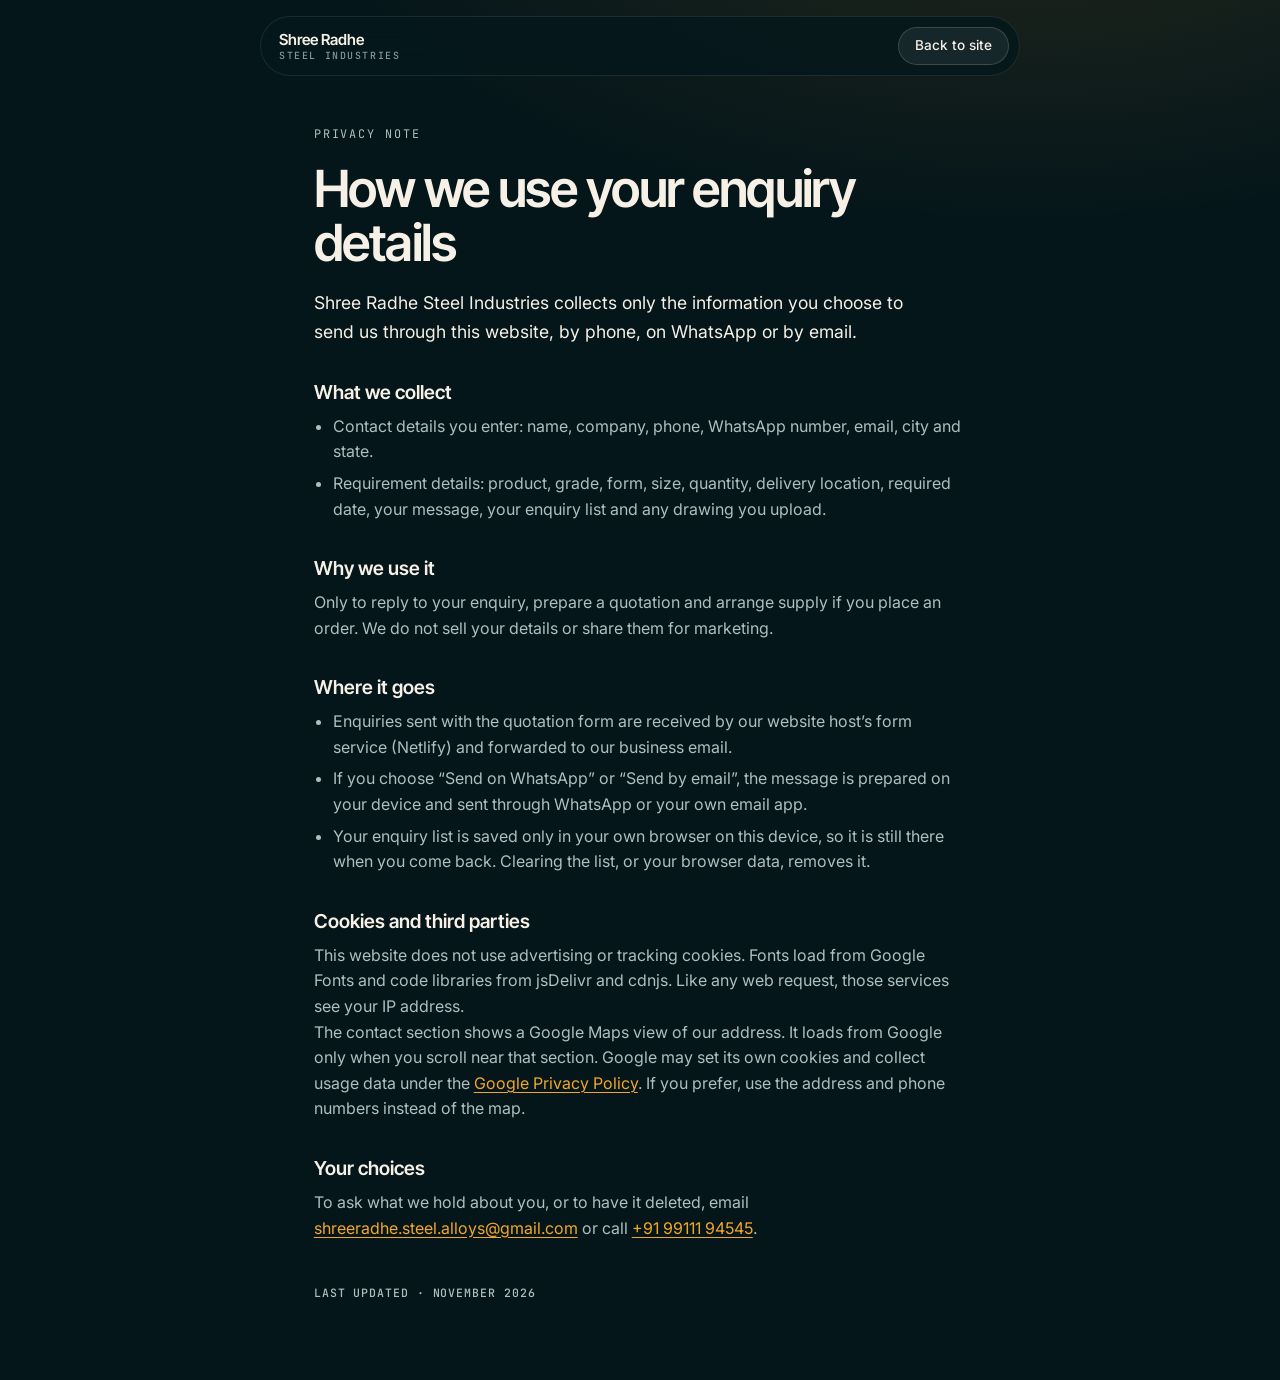
<file: privacy.html>
<!doctype html>
<html lang="en-IN">
<head>
  <meta charset="utf-8">
  <meta name="viewport" content="width=device-width, initial-scale=1">
  <title>Privacy note | Shree Radhe Steel Industries</title>
  <meta name="robots" content="index, follow">
  <meta name="theme-color" content="#05161a">
  <link rel="icon" href="assets/img/favicon.svg" type="image/svg+xml">
  <link rel="preconnect" href="https://fonts.googleapis.com">
  <link rel="preconnect" href="https://fonts.gstatic.com" crossorigin>
  <link href="https://fonts.googleapis.com/css2?family=Inter+Tight:wght@400;500;600;700&family=Inter:wght@400;500;600&family=JetBrains+Mono:wght@400;500;600;700&display=swap" rel="stylesheet">
  <link rel="stylesheet" href="assets/css/site.css">
  <style>
    .simple { min-height: 100vh; min-height: 100dvh; padding: 120px 0 80px; background: radial-gradient(1200px 600px at 80% -10%, rgba(244, 166, 42, 0.12), transparent 60%), var(--ink); }
    .simple .container { max-width: 760px; }
    .simple__bar { position: fixed; inset: 16px 16px auto; display: flex; justify-content: space-between; align-items: center; gap: 12px; max-width: 760px; margin: 0 auto; padding: 10px 10px 10px 18px; border-radius: 999px; background: rgba(5, 24, 29, 0.82); border: 1px solid var(--line); backdrop-filter: blur(12px); -webkit-backdrop-filter: blur(12px); z-index: 5; }
    .simple__brand { font: 600 0.95rem var(--ff-display); }
    .simple__brand span { display: block; font: 500 0.62rem var(--ff-mono); letter-spacing: 0.16em; text-transform: uppercase; color: var(--dim); }
    .simple h1 { font: 600 clamp(2rem, 6vw, 3.2rem)/1.05 var(--ff-display); letter-spacing: -0.03em; margin-bottom: 18px; }
    .simple h2 { font: 600 1.2rem var(--ff-display); margin: 34px 0 10px; }
    .simple p, .simple li { color: var(--muted); }
    .simple ul { padding-left: 1.2em; margin: 0 0 1em; }
    .simple li + li { margin-top: 6px; }
    .simple a:not(.btn) { color: var(--sun); text-decoration: underline; text-underline-offset: 3px; }
    .simple .lede { font-size: 1.1rem; color: var(--text); }
    .simple__btns { display: flex; flex-wrap: wrap; gap: 10px; margin-top: 32px; }
    .simple__meta { margin-top: 44px; font: 500 0.72rem var(--ff-mono); letter-spacing: 0.08em; color: var(--dim); }
  </style>
</head>
<body>
  <header class="simple__bar">
    <a class="simple__brand" href="./">Shree Radhe<span>Steel Industries</span></a>
    <a class="btn btn--glass btn--sm" href="./">Back to site</a>
  </header>
  <main class="simple" id="main"><div class="container">
    <!-- DRAFT: please review with your accountant or advisor before launch -->
    <p class="eyebrow mono">Privacy note</p>
    <h1>How we use your enquiry details</h1>
    <p class="lede">Shree Radhe Steel Industries collects only the information you choose to send us through this website, by phone, on WhatsApp or by email.</p>

    <h2>What we collect</h2>
    <ul>
      <li>Contact details you enter: name, company, phone, WhatsApp number, email, city and state.</li>
      <li>Requirement details: product, grade, form, size, quantity, delivery location, required date, your message, your enquiry list and any drawing you upload.</li>
    </ul>

    <h2>Why we use it</h2>
    <p>Only to reply to your enquiry, prepare a quotation and arrange supply if you place an order. We do not sell your details or share them for marketing.</p>

    <h2>Where it goes</h2>
    <ul>
      <li>Enquiries sent with the quotation form are received by our website host&rsquo;s form service (Netlify) and forwarded to our business email.</li>
      <li>If you choose &ldquo;Send on WhatsApp&rdquo; or &ldquo;Send by email&rdquo;, the message is prepared on your device and sent through WhatsApp or your own email app.</li>
      <li>Your enquiry list is saved only in your own browser on this device, so it is still there when you come back. Clearing the list, or your browser data, removes it.</li>
    </ul>

    <h2>Cookies and third parties</h2>
    <p>This website does not use advertising or tracking cookies. Fonts load from Google Fonts and code libraries from jsDelivr and cdnjs. Like any web request, those services see your IP address.</p>
    <p>The contact section shows a Google Maps view of our address. It loads from Google only when you scroll near that section. Google may set its own cookies and collect usage data under the <a href="https://policies.google.com/privacy" target="_blank" rel="noopener">Google Privacy Policy</a>. If you prefer, use the address and phone numbers instead of the map.</p>

    <h2>Your choices</h2>
    <p>To ask what we hold about you, or to have it deleted, email <a href="mailto:shreeradhe.steel.alloys@gmail.com">shreeradhe.steel.alloys@gmail.com</a> or call <a href="tel:+919911194545">+91 99111 94545</a>.</p>

    <p class="simple__meta">LAST UPDATED · NOVEMBER 2026</p>
  </div></main>
</body>
</html>
</file>
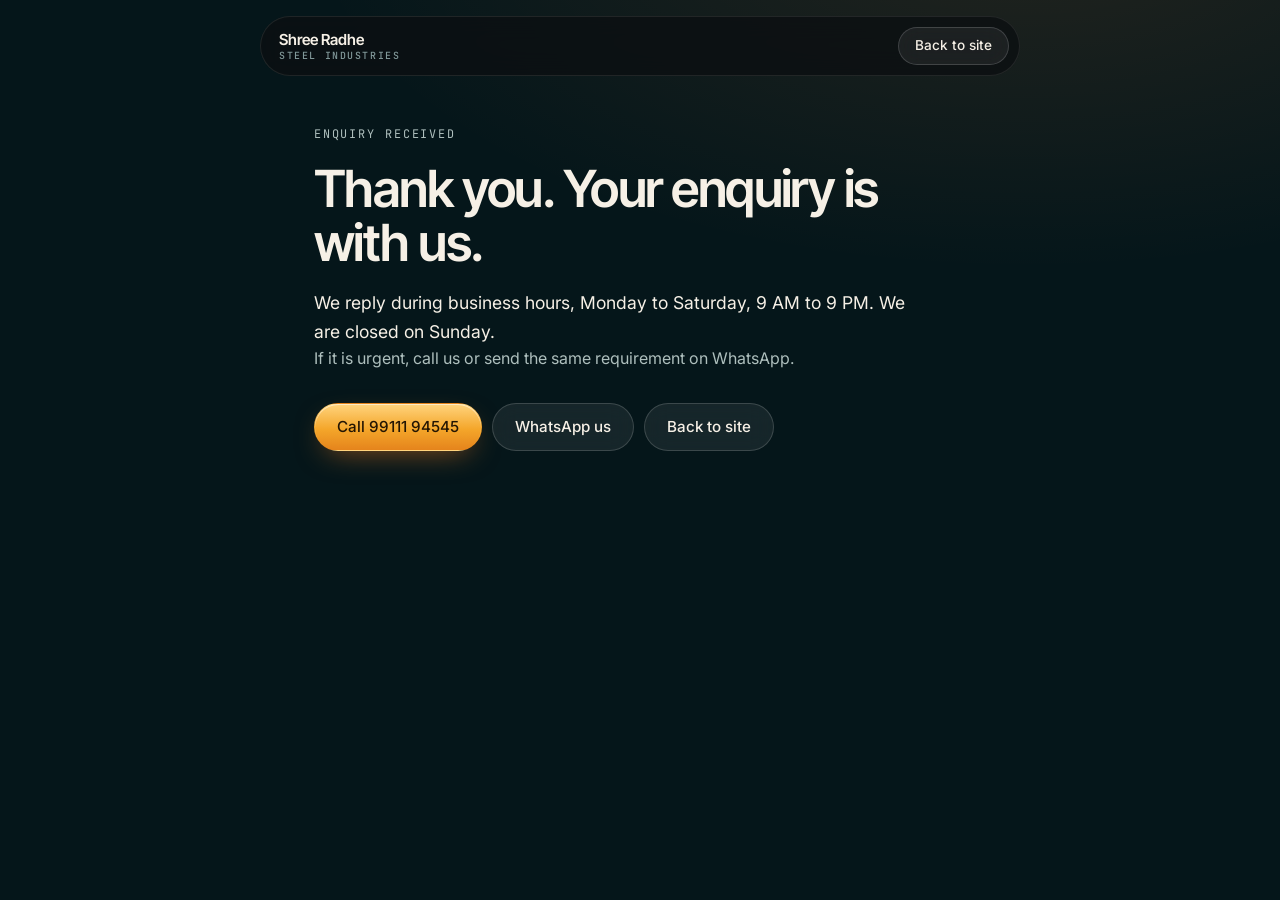
<file: thanks.html>
<!doctype html>
<html lang="en-IN">
<head>
  <meta charset="utf-8">
  <meta name="viewport" content="width=device-width, initial-scale=1">
  <title>Enquiry received | Shree Radhe Steel Industries</title>
  <meta name="robots" content="noindex, nofollow">
  <meta name="theme-color" content="#05161a">
  <link rel="icon" href="assets/img/favicon.svg" type="image/svg+xml">
  <link rel="preconnect" href="https://fonts.googleapis.com">
  <link rel="preconnect" href="https://fonts.gstatic.com" crossorigin>
  <link href="https://fonts.googleapis.com/css2?family=Inter+Tight:wght@400;500;600;700&family=Inter:wght@400;500;600&family=JetBrains+Mono:wght@400;500;600;700&display=swap" rel="stylesheet">
  <link rel="stylesheet" href="assets/css/site.css">
  <style>
    .simple { min-height: 100vh; min-height: 100dvh; padding: 120px 0 80px; background: radial-gradient(1200px 600px at 80% -10%, rgba(255, 138, 61, 0.12), transparent 60%), var(--ink); }
    .simple .container { max-width: 760px; }
    .simple__bar { position: fixed; inset: 16px 16px auto; display: flex; justify-content: space-between; align-items: center; gap: 12px; max-width: 760px; margin: 0 auto; padding: 10px 10px 10px 18px; border-radius: 999px; background: rgba(12, 15, 18, 0.8); border: 1px solid var(--line); backdrop-filter: blur(12px); -webkit-backdrop-filter: blur(12px); z-index: 5; }
    .simple__brand { font: 600 0.95rem var(--ff-display); }
    .simple__brand span { display: block; font: 500 0.62rem var(--ff-mono); letter-spacing: 0.16em; text-transform: uppercase; color: var(--dim); }
    .simple h1 { font: 600 clamp(2rem, 6vw, 3.2rem)/1.05 var(--ff-display); letter-spacing: -0.03em; margin-bottom: 18px; }
    .simple h2 { font: 600 1.2rem var(--ff-display); margin: 34px 0 10px; }
    .simple p, .simple li { color: var(--muted); }
    .simple ul { padding-left: 1.2em; margin: 0 0 1em; }
    .simple li + li { margin-top: 6px; }
    .simple a:not(.btn) { color: var(--sun); text-decoration: underline; text-underline-offset: 3px; }
    .simple .lede { font-size: 1.1rem; color: var(--text); }
    .simple__btns { display: flex; flex-wrap: wrap; gap: 10px; margin-top: 32px; }
    .simple__meta { margin-top: 44px; font: 500 0.72rem var(--ff-mono); letter-spacing: 0.08em; color: var(--dim); }
  </style>
</head>
<body>
  <header class="simple__bar">
    <a class="simple__brand" href="./">Shree Radhe<span>Steel Industries</span></a>
    <a class="btn btn--glass btn--sm" href="./">Back to site</a>
  </header>
  <main class="simple" id="main"><div class="container">
    <p class="eyebrow mono">Enquiry received</p>
    <h1>Thank you. Your enquiry is with us.</h1>
    <p class="lede">We reply during business hours, Monday to Saturday, 9 AM to 9 PM. We are closed on Sunday.</p>
    <p>If it is urgent, call us or send the same requirement on WhatsApp.</p>
    <div class="simple__btns">
      <a class="btn btn--sun" href="tel:+919911194545">Call 99111 94545</a>
      <a class="btn btn--glass" href="https://wa.me/919911194545" target="_blank" rel="noopener">WhatsApp us</a>
      <a class="btn btn--glass" href="./">Back to site</a>
    </div>
  </div></main>
</body>
</html>
</file>
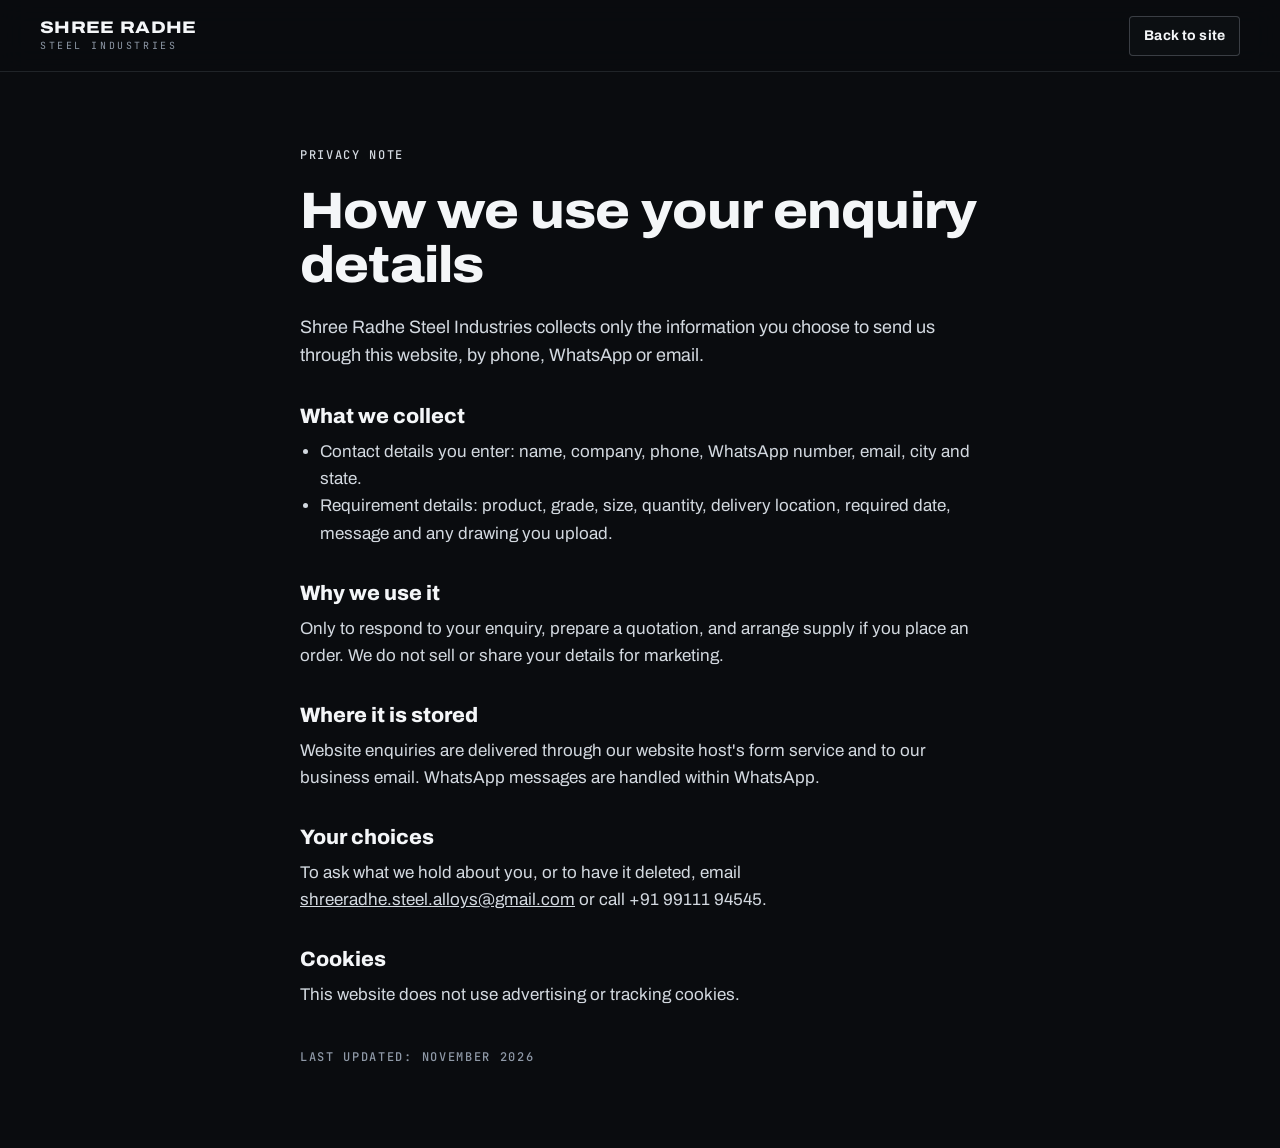
<file: v1/privacy.html>
<!doctype html>
<html lang="en-IN">
<head>
  <meta charset="utf-8">
  <meta name="viewport" content="width=device-width, initial-scale=1">
  <title>Privacy note | Shree Radhe Steel Industries</title>
  <meta name="robots" content="index, follow">
  <meta name="theme-color" content="#0A0C0F">
  <link rel="icon" href="assets/img/favicon.svg" type="image/svg+xml">
  <link rel="preconnect" href="https://fonts.googleapis.com">
  <link rel="preconnect" href="https://fonts.gstatic.com" crossorigin>
  <link rel="stylesheet" href="https://fonts.googleapis.com/css2?family=Archivo:wdth,wght@62..125,400..900&family=JetBrains+Mono:wght@400;500&display=swap">
  <link rel="stylesheet" href="assets/css/main.css">
  <style>.simple{min-height:100vh;padding:140px 0 80px}.simple .container{max-width:760px}.simple h2{font-size:1.3rem;margin:36px 0 10px}.simple p,.simple li{color:var(--silver)}.simple ul{list-style:disc;padding-left:1.2em;margin-bottom:1em}.simple .btns{display:flex;flex-wrap:wrap;gap:10px;margin-top:32px}</style>
</head>
<body>
  <header class="site-header" data-scrolled="true"><div class="container site-header__inner">
    <a class="brand" href="./"><span class="brand__text"><span class="brand__name">Shree Radhe</span><span class="brand__sub">Steel Industries</span></span></a>
    <a class="btn btn--line btn--sm" href="./">Back to site</a>
  </div></header>
  <main class="simple" id="main"><div class="container">
    <p class="eyebrow mono">Privacy note</p>
    <h1 class="section-title">How we use your enquiry details</h1>
    <!-- DRAFT: please review with your accountant / advisor before launch -->
    <p class="section-lede">Shree Radhe Steel Industries collects only the information you choose to send us through this website, by phone, WhatsApp or email.</p>
    <h2>What we collect</h2>
    <ul>
      <li>Contact details you enter: name, company, phone, WhatsApp number, email, city and state.</li>
      <li>Requirement details: product, grade, size, quantity, delivery location, required date, message and any drawing you upload.</li>
    </ul>
    <h2>Why we use it</h2>
    <p>Only to respond to your enquiry, prepare a quotation, and arrange supply if you place an order. We do not sell or share your details for marketing.</p>
    <h2>Where it is stored</h2>
    <p>Website enquiries are delivered through our website host's form service and to our business email. WhatsApp messages are handled within WhatsApp.</p>
    <h2>Your choices</h2>
    <p>To ask what we hold about you, or to have it deleted, email <a href="mailto:shreeradhe.steel.alloys@gmail.com">shreeradhe.steel.alloys@gmail.com</a> or call +91 99111 94545.</p>
    <h2>Cookies</h2>
    <p>This website does not use advertising or tracking cookies.</p>
    <p class="mono" style="margin-top:40px;color:var(--steel)">Last updated: November 2026</p>
  </div></main>
</body>
</html>
</file>
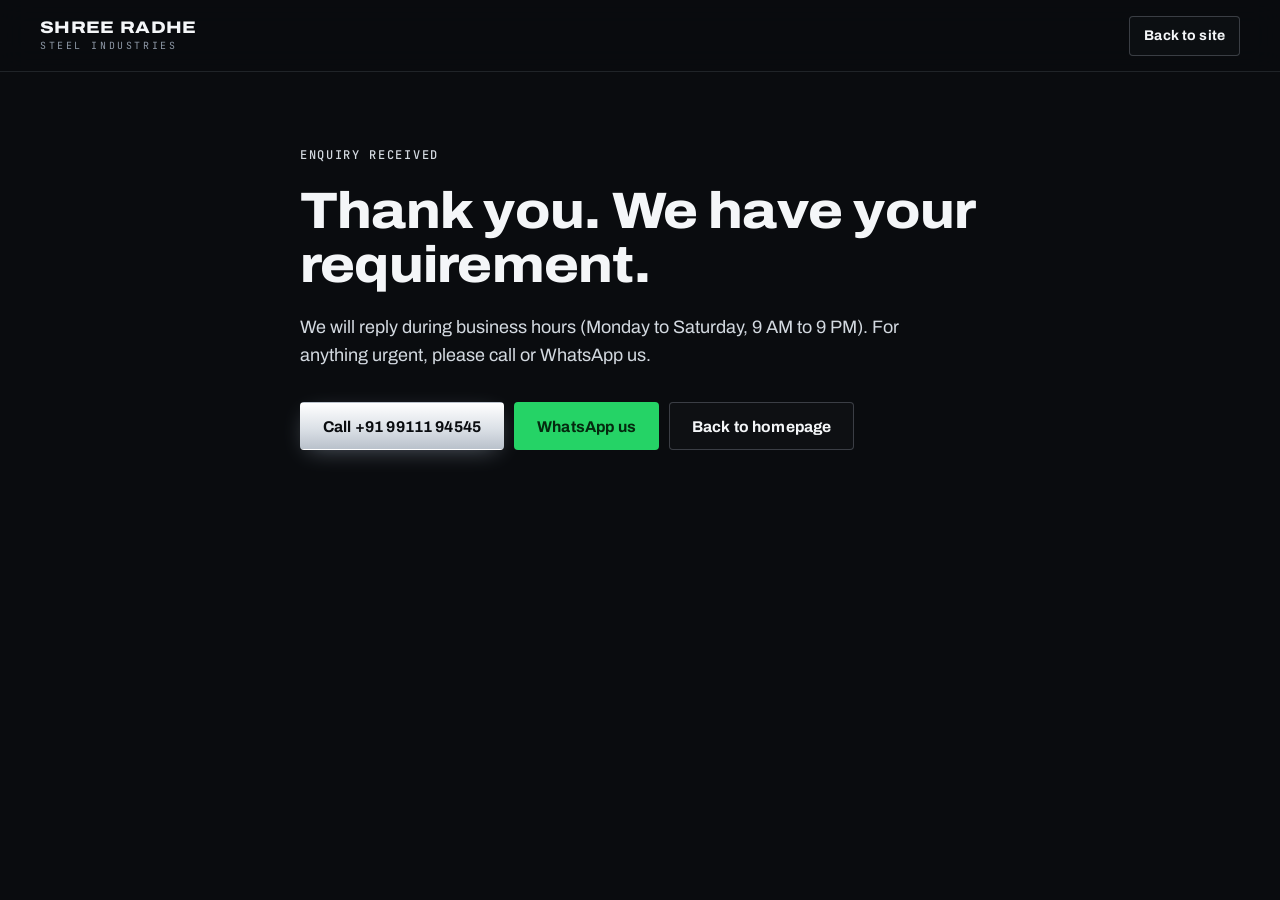
<file: v1/thanks.html>
<!doctype html>
<html lang="en-IN">
<head>
  <meta charset="utf-8">
  <meta name="viewport" content="width=device-width, initial-scale=1">
  <title>Enquiry received | Shree Radhe Steel Industries</title>
  <meta name="robots" content="noindex">
  <meta name="theme-color" content="#0A0C0F">
  <link rel="icon" href="assets/img/favicon.svg" type="image/svg+xml">
  <link rel="preconnect" href="https://fonts.googleapis.com">
  <link rel="preconnect" href="https://fonts.gstatic.com" crossorigin>
  <link rel="stylesheet" href="https://fonts.googleapis.com/css2?family=Archivo:wdth,wght@62..125,400..900&family=JetBrains+Mono:wght@400;500&display=swap">
  <link rel="stylesheet" href="assets/css/main.css">
  <style>.simple{min-height:100vh;padding:140px 0 80px}.simple .container{max-width:760px}.simple h2{font-size:1.3rem;margin:36px 0 10px}.simple p,.simple li{color:var(--silver)}.simple ul{list-style:disc;padding-left:1.2em;margin-bottom:1em}.simple .btns{display:flex;flex-wrap:wrap;gap:10px;margin-top:32px}</style>
</head>
<body>
  <header class="site-header" data-scrolled="true"><div class="container site-header__inner">
    <a class="brand" href="./"><span class="brand__text"><span class="brand__name">Shree Radhe</span><span class="brand__sub">Steel Industries</span></span></a>
    <a class="btn btn--line btn--sm" href="./">Back to site</a>
  </div></header>
  <main class="simple" id="main"><div class="container">
    <p class="eyebrow mono">Enquiry received</p>
    <h1 class="section-title">Thank you. We have your requirement.</h1>
    <p class="section-lede">We will reply during business hours (Monday to Saturday, 9 AM to 9 PM). For anything urgent, please call or WhatsApp us.</p>
    <div class="btns">
      <a class="btn btn--primary" href="tel:+919911194545">Call +91 99111 94545</a>
      <a class="btn btn--wa" href="https://wa.me/919911194545" target="_blank" rel="noopener">WhatsApp us</a>
      <a class="btn btn--line" href="./">Back to homepage</a>
    </div>
  </div></main>
</body>
</html>
</file>
<file: assets/css/site.css>
/* Shree Radhe Steel Industries — v2 "Golden hour at the yard" */
:root {
  --ink: #07090b;
  --night: #0b0f13;
  --slate: #0f161b;
  --slate-2: #141d23;
  --deep: #0b1517;
  --text: #eef1f4;
  --muted: #a1abb5;
  --dim: #6d7782;
  --silver: #d8dee5;
  --steel: #8f99a6;
  --sun: #ffb866;
  --ember: #ff8a3d;
  --flame: #ff6a1a;
  --cyan: #7fd8ff;
  --paper: #ece8e1;
  --paper-2: #e2ddd4;
  --paper-ink: #121417;
  --wa: #25d366;
  --wa-ink: #05290f;
  --line: rgba(255, 255, 255, 0.08);
  --line-2: rgba(255, 255, 255, 0.15);
  --r: 20px;
  --r-sm: 12px;
  --ff-display: "Inter Tight", "Inter", system-ui, sans-serif;
  --ff: "Inter", system-ui, -apple-system, "Segoe UI", sans-serif;
  --ff-mono: "JetBrains Mono", ui-monospace, "SFMono-Regular", Menlo, monospace;
  --fs-hero: clamp(2.6rem, 5.5vw, 6rem);
  --fs-h2: clamp(2.1rem, 4.4vw, 4.2rem);
  --fs-h3: clamp(1.15rem, 1.4vw, 1.35rem);
  --gutter: clamp(16px, 4.2vw, 64px);
  --maxw: 1320px;
  --ease: cubic-bezier(0.2, 0.75, 0.1, 1);
  --ease-out: cubic-bezier(0.16, 1, 0.3, 1);
  color-scheme: dark;
}

*, *::before, *::after { box-sizing: border-box; }
html { -webkit-text-size-adjust: 100%; scroll-behavior: auto; }
html.lenis, html.lenis body { height: auto; }
.lenis.lenis-smooth { scroll-behavior: auto !important; }
body {
  margin: 0; background: var(--ink); color: var(--text);
  font: 400 1rem/1.6 var(--ff); -webkit-font-smoothing: antialiased; text-rendering: optimizeLegibility;
  overflow-x: hidden;
}
img, svg, canvas { display: block; max-width: 100%; }
a { color: inherit; text-decoration: none; }
button { font: inherit; color: inherit; }
h1, h2, h3, p, ul, ol, dl, dd, figure, blockquote { margin: 0; }
ul[role="list"], ol { list-style: none; padding: 0; }
::selection { background: var(--ember); color: #1a0c03; }
:focus-visible { outline: 2px solid var(--sun); outline-offset: 3px; border-radius: 6px; }

.mono { font-family: var(--ff-mono); letter-spacing: 0.02em; }
.sr-only { position: absolute; width: 1px; height: 1px; overflow: hidden; clip: rect(0 0 0 0); white-space: nowrap; }
.skip { position: fixed; left: 12px; top: -60px; z-index: 200; background: var(--sun); color: #1a0c03; padding: 10px 14px; border-radius: 10px; font-weight: 600; }
.skip:focus { top: 12px; }
.container { width: 100%; max-width: var(--maxw); margin: 0 auto; padding: 0 var(--gutter); }

.eyebrow { font-size: 0.74rem; text-transform: uppercase; letter-spacing: 0.16em; color: var(--sun); display: inline-flex; align-items: center; gap: 10px; margin-bottom: 18px; }
.title { font: 600 var(--fs-h2)/1.02 var(--ff-display); letter-spacing: -0.035em; text-wrap: balance; }
.lede { color: var(--muted); font-size: clamp(1rem, 1.15vw, 1.15rem); max-width: 38rem; margin-top: 20px; }
.note { display: flex; gap: 10px; align-items: flex-start; color: var(--dim); font-size: 0.88rem; margin-top: 32px; max-width: 62rem; }
.note svg { width: 18px; height: 18px; flex: none; margin-top: 2px; color: var(--steel); }
.dot { width: 7px; height: 7px; border-radius: 50%; background: var(--dim); box-shadow: 0 0 0 0 currentColor; display: inline-block; }
.dot[data-state="open"] { background: #4ade80; animation: ping 2.4s infinite; color: rgba(74, 222, 128, 0.5); }
@keyframes ping { 0% { box-shadow: 0 0 0 0 currentColor; } 70%, 100% { box-shadow: 0 0 0 8px transparent; } }

/* ---------- Glass ---------- */
.glass {
  position: relative;
  background: linear-gradient(180deg, rgba(255, 255, 255, 0.065), rgba(255, 255, 255, 0.018));
  border: 1px solid rgba(255, 255, 255, 0.1);
  border-radius: var(--r);
  backdrop-filter: blur(18px) saturate(140%);
  -webkit-backdrop-filter: blur(18px) saturate(140%);
  box-shadow: inset 0 1px 0 rgba(255, 255, 255, 0.07), 0 40px 80px -40px rgba(0, 0, 0, 0.7);
}
[data-glow]::before {
  content: ""; position: absolute; inset: 0; border-radius: inherit; pointer-events: none; opacity: 0; transition: opacity 0.4s;
  background: radial-gradient(420px circle at var(--mx, 50%) var(--my, 50%), rgba(255, 160, 90, 0.13), transparent 60%);
}
[data-glow]:hover::before { opacity: 1; }

/* ---------- Buttons ---------- */
.btn {
  --h: 48px;
  display: inline-flex; align-items: center; justify-content: center; gap: 10px;
  height: var(--h); padding: 0 22px; border-radius: 999px; border: 1px solid transparent;
  font: 500 0.95rem/1 var(--ff); white-space: nowrap; cursor: pointer;
  transition: transform 0.35s var(--ease-out), background-color 0.3s, border-color 0.3s, box-shadow 0.35s, color 0.3s;
  will-change: transform;
}
.btn svg { width: 18px; height: 18px; flex: none; }
.btn--sm { --h: 38px; padding: 0 16px; font-size: 0.85rem; }
.btn--lg { --h: 56px; padding: 0 28px; font-size: 1rem; }
.btn--sun { background: linear-gradient(180deg, #ffc98a, #ff8a3d 70%); color: #1c0e04; box-shadow: 0 10px 30px -10px rgba(255, 138, 61, 0.65), inset 0 1px 0 rgba(255, 255, 255, 0.5); }
.btn--sun:hover { box-shadow: 0 16px 44px -12px rgba(255, 138, 61, 0.85), inset 0 1px 0 rgba(255, 255, 255, 0.6); }
.btn--glass { background: rgba(255, 255, 255, 0.07); border-color: rgba(255, 255, 255, 0.16); color: var(--text); backdrop-filter: blur(12px); -webkit-backdrop-filter: blur(12px); }
.btn--glass:hover { background: rgba(255, 255, 255, 0.13); border-color: rgba(255, 255, 255, 0.28); }
.btn--line { border-color: rgba(255, 255, 255, 0.22); color: var(--text); }
.btn--line:hover { border-color: var(--sun); color: var(--sun); }
.btn--wa { background: var(--wa); color: var(--wa-ink); font-weight: 600; }
.btn--wa:hover { box-shadow: 0 14px 36px -14px rgba(37, 211, 102, 0.75); }
.btn[aria-busy="true"] { opacity: 0.7; pointer-events: none; }
.textlink { display: inline-flex; align-items: center; gap: 8px; color: var(--sun); font-size: 0.82rem; text-transform: uppercase; letter-spacing: 0.12em; margin-top: 22px; }
.textlink svg { width: 16px; height: 16px; transition: transform 0.3s var(--ease-out); }
.textlink:hover svg { transform: translateX(4px); }

/* ---------- Loader ---------- */
.loader { position: fixed; inset: 0; z-index: 120; background: var(--ink); display: grid; place-items: center; transition: opacity 0.9s var(--ease), visibility 0.9s; }
html:not(.js) .loader { display: none; }
.loader.is-done { opacity: 0; visibility: hidden; }
.loader__inner { display: grid; justify-items: center; gap: 16px; width: min(320px, 80vw); }
.loader__mark { width: 56px; height: 56px; }
.loader__name { font: 500 0.95rem var(--ff-display); letter-spacing: 0.02em; color: var(--silver); }
.loader__bar { width: 100%; height: 2px; background: rgba(255, 255, 255, 0.08); border-radius: 2px; overflow: hidden; }
.loader__bar i { display: block; height: 100%; width: 100%; transform-origin: left; transform: scaleX(0); background: linear-gradient(90deg, var(--sun), var(--ember)); transition: transform 0.4s var(--ease); }
.loader__meta { font-size: 0.72rem; color: var(--dim); text-transform: uppercase; letter-spacing: 0.14em; }

/* ---------- World ---------- */
.world { position: fixed; inset: 0; width: 100vw; height: 100vh; height: 100lvh; z-index: 0; opacity: 0; transition: opacity 1.2s var(--ease); }
.is-world .world { opacity: 1; }
.world.is-off { visibility: hidden; }
.world-fallback {
  position: fixed; inset: 0; z-index: 0; display: none;
  background:
    radial-gradient(60% 40% at 64% 56%, rgba(255, 196, 120, 0.55), transparent 70%),
    linear-gradient(180deg, #0a0f1d 0%, #262742 34%, #b4603f 55%, #f3a865 60%, #3a2c24 61%, #17120f 100%);
}
.world-fallback svg { position: absolute; inset: 0; width: 100%; height: 100%; }
.no-3d .world { display: none; }
.no-3d .world-fallback { display: block; }
.world-fallback.is-off { visibility: hidden; }
.grain {
  position: fixed; inset: -50%; z-index: 90; pointer-events: none; opacity: 0.07; mix-blend-mode: overlay;
  background-image: url("data:image/svg+xml,%3Csvg xmlns='http://www.w3.org/2000/svg' width='160' height='160'%3E%3Cfilter id='n'%3E%3CfeTurbulence type='fractalNoise' baseFrequency='.85' numOctaves='2' stitchTiles='stitch'/%3E%3C/filter%3E%3Crect width='100%25' height='100%25' filter='url(%23n)'/%3E%3C/svg%3E");
}

/* ---------- Header ---------- */
.hdr { position: fixed; top: 14px; left: 0; right: 0; z-index: 80; padding: 0 var(--gutter); pointer-events: none; transition: transform 0.5s var(--ease); }
.hdr.is-hidden { transform: translateY(-120%); }
.hdr__pill {
  pointer-events: auto; position: relative; max-width: 1240px; margin: 0 auto; height: 60px; display: flex; align-items: center; gap: 18px;
  padding: 0 10px 0 16px; border-radius: 999px; border: 1px solid rgba(255, 255, 255, 0.1);
}
.hdr__pill::before {
  content: ""; position: absolute; inset: 0; border-radius: inherit; z-index: -1;
  background: rgba(10, 13, 16, 0.42); backdrop-filter: blur(20px) saturate(150%); -webkit-backdrop-filter: blur(20px) saturate(150%);
  box-shadow: inset 0 1px 0 rgba(255, 255, 255, 0.06); transition: background-color 0.4s;
}
.hdr[data-scrolled="true"] .hdr__pill::before { background: rgba(10, 13, 16, 0.72); }
.brand { display: inline-flex; align-items: center; gap: 10px; flex: none; }
.brand__mark { width: 34px; height: 34px; }
.brand__text { display: grid; line-height: 1.05; }
.brand__text b { font: 600 0.95rem var(--ff-display); letter-spacing: -0.01em; }
.brand__text span { font-size: 0.7rem; color: var(--muted); letter-spacing: 0.06em; text-transform: uppercase; }
.nav { margin-left: auto; }
.nav__menu { display: flex; gap: 2px; list-style: none; margin: 0; padding: 0; }
.nav__menu a { display: block; padding: 8px 12px; border-radius: 999px; font-size: 0.88rem; color: var(--muted); transition: color 0.25s, background-color 0.25s; }
.nav__menu a:hover, .nav__menu a[aria-current="true"] { color: var(--text); background: rgba(255, 255, 255, 0.07); }
.nav__menu-cta { display: none; }
.nav__toggle { display: none; }
.hdr__call { display: inline-flex; align-items: center; gap: 8px; font: 500 0.88rem var(--ff-mono); color: var(--silver); padding: 8px 10px; }
.hdr__call svg { width: 16px; height: 16px; color: var(--sun); }

/* ---------- Story ---------- */
.story { position: relative; z-index: 2; }
.chapter { position: relative; min-height: 135vh; display: flex; align-items: center; padding: 0 var(--gutter); }
.chapter--right { justify-content: flex-end; }
.story__tail { height: 130vh; }
.no-3d .story__tail { height: 0; }
.chapter--hero { min-height: 100vh; min-height: 100svh; align-items: center; padding-top: 90px; }
.story::before {
  content: ""; position: fixed; inset: 0; pointer-events: none; z-index: -1; opacity: var(--scrim, 1); transition: opacity 0.6s;
  background: linear-gradient(90deg, rgba(5, 7, 9, 0.72) 0%, rgba(5, 7, 9, 0.35) 32%, transparent 58%), linear-gradient(0deg, rgba(5, 7, 9, 0.5), transparent 30%);
}
.story.is-past::before { opacity: 0; }

.hero { max-width: 58rem; position: relative; }
.hero__title { font: 600 var(--fs-hero)/0.98 var(--ff-display); letter-spacing: -0.045em; margin-bottom: 26px; }
.hero__title .ln { display: block; }
.hero__title .ln--sun { color: var(--sun); }
.hero__title .ln--sun .wi, html:not(.js) .hero__title .ln--sun { background: linear-gradient(92deg, #ffe2b8 0%, var(--sun) 45%, var(--ember) 100%); -webkit-background-clip: text; background-clip: text; color: transparent; padding-bottom: 0.06em; }
.hero__lede { color: #c9d0d7; font-size: clamp(1rem, 1.2vw, 1.18rem); max-width: 34rem; text-shadow: 0 1px 20px rgba(0, 0, 0, 0.6); }
.hero__cta { display: flex; flex-wrap: wrap; gap: 12px; margin-top: 32px; }
.hero__meta { display: flex; flex-wrap: wrap; gap: 14px 34px; margin-top: 40px; padding-top: 22px; border-top: 1px solid var(--line-2); max-width: 40rem; }
.hero__meta dt { font-size: 0.68rem; text-transform: uppercase; letter-spacing: 0.14em; color: var(--dim); margin-bottom: 4px; }
.hero__meta dd { font-size: 0.92rem; color: var(--silver); }
.hero__meta a:hover { color: var(--sun); }
.scrollcue { position: absolute; left: 50%; bottom: 28px; transform: translateX(-50%); display: grid; justify-items: center; gap: 10px; font-size: 0.66rem; text-transform: uppercase; letter-spacing: 0.2em; color: var(--muted); }
.scrollcue i { width: 1px; height: 46px; background: linear-gradient(var(--sun), transparent); position: relative; overflow: hidden; }
.scrollcue i::after { content: ""; position: absolute; left: 0; top: -40%; width: 1px; height: 40%; background: #fff; animation: cue 2.2s var(--ease) infinite; }
@keyframes cue { to { top: 110%; } }

.chapter__text { max-width: 30rem; position: relative; }
.chapter__num { font-size: 0.75rem; color: var(--sun); text-transform: uppercase; letter-spacing: 0.16em; margin-bottom: 18px; display: flex; align-items: center; gap: 12px; }
.chapter__num::before { content: ""; width: 28px; height: 1px; background: currentColor; }
.chapter__title { font: 600 clamp(2rem, 3.8vw, 3.6rem)/1.02 var(--ff-display); letter-spacing: -0.035em; margin-bottom: 20px; text-wrap: balance; }
.chapter__text p:not(.chapter__num) { color: #c6cdd4; font-size: 1.06rem; text-shadow: 0 1px 18px rgba(0, 0, 0, 0.7); }
.chapter__text .btn { margin-top: 26px; }
.js .chapter:not(.chapter--hero) .chapter__text > *,
.js .chapter .readout, .js .chapter .floater {
  opacity: 0; transform: translateY(36px); filter: blur(10px);
  transition: opacity 0.9s var(--ease), transform 1.1s var(--ease-out), filter 0.9s var(--ease);
}
.js .chapter.is-active .chapter__text > *, .js .chapter.is-active .readout, .js .chapter.is-active .floater { opacity: 1; transform: none; filter: none; }
.js .chapter.is-active .chapter__text > :nth-child(2) { transition-delay: 0.08s; }
.js .chapter.is-active .chapter__text > :nth-child(3) { transition-delay: 0.16s; }
.js .chapter.is-active .chapter__text > :nth-child(4) { transition-delay: 0.24s; }
.js .chapter.is-active .readout { transition-delay: 0.2s; }

.floaters { position: absolute; inset: 0; pointer-events: none; }
.floater { position: absolute; right: var(--gutter); top: var(--fy); display: grid; gap: 4px; padding: 14px 18px; min-width: 220px; border-radius: 14px; }
.floater span { font-size: 0.66rem; text-transform: uppercase; letter-spacing: 0.16em; color: var(--cyan); }
.floater b { font: 500 0.98rem var(--ff-display); }
.js .chapter.is-active .floater:nth-child(2) { transition-delay: 0.15s; }
.js .chapter.is-active .floater:nth-child(3) { transition-delay: 0.3s; }

.chapter[data-chapter="3"] { flex-direction: column; justify-content: center; align-items: flex-start; gap: 28px; }
.readout { padding: 20px 22px; width: min(340px, 100%); border-radius: 16px; }
.readout__k { font-size: 0.66rem; text-transform: uppercase; letter-spacing: 0.16em; color: var(--dim); }
.readout__code { font: 600 2.8rem/1 var(--ff-mono); letter-spacing: -0.02em; margin: 10px 0 6px; }
.readout__fam { color: var(--silver); font-size: 0.95rem; }
.readout__eq { color: var(--muted); font-size: 0.78rem; margin-top: 6px; }
.readout__dots { display: flex; gap: 6px; margin-top: 16px; }
.readout__dots i { width: 22px; height: 3px; border-radius: 2px; background: rgba(255, 255, 255, 0.14); transition: background-color 0.3s; }
.readout__dots i.is-on { background: var(--paint, var(--sun)); }

.hud { position: fixed; left: var(--gutter); bottom: 26px; z-index: 5; display: flex; align-items: center; gap: 16px; opacity: 0; transition: opacity 0.6s; pointer-events: none; }
.in-story .hud { opacity: 1; }
.hud__count { font-size: 0.8rem; color: var(--muted); }
.hud__count b { color: var(--text); font-weight: 600; }
.hud__label { font-size: 0.7rem; text-transform: uppercase; letter-spacing: 0.16em; color: var(--sun); min-width: 12ch; }
.hud__track { width: 120px; height: 2px; background: rgba(255, 255, 255, 0.12); border-radius: 2px; overflow: hidden; }
.hud__track i { display: block; height: 100%; width: 100%; background: var(--sun); transform-origin: left; transform: scaleX(0); }

/* ---------- Sections over the world ---------- */
.statement, .products, .grades, .why, .family, .ordering, .supply, .quote-sec, .contact, .finale, .ftr { position: relative; z-index: 3; }

/* Statement (light) */
.statement { background: var(--paper); color: var(--paper-ink); padding: clamp(100px, 16vw, 200px) 0 clamp(80px, 10vw, 140px); }
.statement::before { content: ""; position: absolute; left: 0; right: 0; top: -120px; height: 120px; background: linear-gradient(transparent, var(--paper)); pointer-events: none; }
.statement__text { font: 500 clamp(1.9rem, 4.6vw, 4.6rem)/1.08 var(--ff-display); letter-spacing: -0.035em; max-width: 22ch; text-wrap: pretty; }
.statement__text em { font-style: normal; }
.statement__text .w { color: rgba(18, 20, 23, 0.14); transition: color 0.2s; }
.statement__text .w.is-on { color: var(--paper-ink); }
.statement__text em .w.is-on { color: #e2651c; }
.no-js-fill .statement__text .w, html:not(.js) .statement__text { color: var(--paper-ink); }
.statement__facts { display: grid; grid-template-columns: repeat(4, 1fr); gap: 24px; margin-top: clamp(60px, 8vw, 110px); padding-top: 28px; border-top: 1px solid rgba(18, 20, 23, 0.14); }
.statement__facts dt { font-size: 0.7rem; text-transform: uppercase; letter-spacing: 0.14em; color: #6b665e; }
.statement__facts dd { font: 600 clamp(1.8rem, 3vw, 2.8rem)/1.1 var(--ff-display); letter-spacing: -0.03em; margin-top: 8px; }

/* Products */
.products { background: linear-gradient(180deg, var(--night), var(--slate)); padding: clamp(80px, 10vw, 120px) 0; overflow: hidden; }
.products__head { margin-bottom: 44px; display: grid; grid-template-columns: 1fr; }
.products__viewport { overflow-x: auto; scroll-snap-type: x mandatory; scrollbar-width: none; padding: 8px 0 20px; }
.products__viewport::-webkit-scrollbar { display: none; }
.products__track { display: flex; gap: 20px; padding: 0 var(--gutter); width: max-content; }
.is-pinned-x .products { padding: 0; }
.is-pinned-x .products__pin { height: 100vh; display: flex; flex-direction: column; justify-content: center; padding-top: 70px; }
.is-pinned-x .products__viewport { overflow: visible; scroll-snap-type: none; }
.is-pinned-x .products__track { padding-left: max(var(--gutter), calc((100vw - var(--maxw)) / 2 + var(--gutter))); padding-right: 30vw; }
.products__progress { margin-top: 26px; }
.products__progress i { display: block; height: 2px; width: 100%; background: linear-gradient(90deg, var(--sun), var(--ember)); transform-origin: left; transform: scaleX(0.02); border-radius: 2px; box-shadow: 0 0 0 100vmax rgba(255, 255, 255, 0); }
.products__progress { position: relative; }
.products__progress::before { content: ""; position: absolute; left: var(--gutter); right: var(--gutter); top: 0; height: 2px; background: rgba(255, 255, 255, 0.08); }
.products__progress i { position: relative; }

.pcard {
  scroll-snap-align: start; flex: none; width: clamp(290px, 27vw, 400px); display: flex; flex-direction: column; gap: 10px;
  padding: 14px 14px 20px; border-radius: 22px; background: linear-gradient(180deg, rgba(255, 255, 255, 0.05), rgba(255, 255, 255, 0.015));
  border: 1px solid var(--line); transition: border-color 0.4s, transform 0.6s var(--ease-out);
  transform: perspective(900px) rotateX(var(--rx, 0deg)) rotateY(var(--ry, 0deg));
}
.pcard:hover { border-color: rgba(255, 184, 102, 0.3); }
.pcard__media {
  aspect-ratio: 16 / 10; border-radius: 14px; overflow: hidden; display: grid; place-items: center; margin-bottom: 8px;
  background: radial-gradient(80% 70% at 50% 40%, #2a2f36, #12161a 70%); position: relative;
}
.pcard__media::after { content: ""; position: absolute; inset: 0; background: radial-gradient(400px circle at var(--mx, 50%) var(--my, 30%), rgba(255, 190, 120, 0.12), transparent 50%); pointer-events: none; }
.pcard__media svg { width: 72%; opacity: 0.9; }
.pcard__media img { width: 100%; height: 100%; object-fit: contain; transform: scale(1.02); transition: transform 0.9s var(--ease-out), opacity 0.6s; }
.pcard:hover .pcard__media img { transform: scale(1.07); }
.pcard__idx { font-size: 0.7rem; color: var(--dim); }
.pcard h3 { font: 600 1.35rem/1.15 var(--ff-display); letter-spacing: -0.02em; }
.pcard__use { color: var(--muted); font-size: 0.93rem; }
.pcard__spec { font-size: 0.72rem; color: var(--steel); letter-spacing: 0.02em; }
.pcard__actions { display: flex; flex-wrap: wrap; gap: 8px; margin-top: auto; padding-top: 10px; }
.pcard--end { justify-content: center; padding: 34px; background: radial-gradient(120% 90% at 0% 100%, rgba(255, 138, 61, 0.22), transparent 60%), linear-gradient(180deg, rgba(255, 255, 255, 0.05), rgba(255, 255, 255, 0.015)); }
.pcard--end h3 { font-size: 1.8rem; }
.pcard--end .btn { align-self: flex-start; margin-top: 14px; }

/* Grade studio */
.grades { background: radial-gradient(70% 50% at 80% 0%, rgba(127, 216, 255, 0.07), transparent 60%), var(--slate); padding: clamp(90px, 11vw, 150px) 0; border-top: 1px solid var(--line); }
.grades__head { display: grid; grid-template-columns: 1.2fr 0.8fr; gap: 40px; align-items: end; margin-bottom: 48px; }
.grades__head .lede { margin: 0; }
.studio { display: grid; grid-template-columns: minmax(0, 1.05fr) minmax(0, 0.95fr); gap: 28px; align-items: start; }
.studio__browse { min-width: 0; }
.fams { display: flex; gap: 8px; overflow-x: auto; scrollbar-width: none; padding-bottom: 4px; }
.fams::-webkit-scrollbar { display: none; }
.fams button { flex: none; height: 36px; padding: 0 14px; border-radius: 999px; border: 1px solid var(--line-2); background: transparent; font-size: 0.84rem; color: var(--muted); cursor: pointer; transition: all 0.25s; }
.fams button:hover { color: var(--text); border-color: rgba(255, 255, 255, 0.3); }
.fams button[aria-selected="true"] { background: var(--text); color: var(--ink); border-color: var(--text); }
.gsearch { display: flex; align-items: center; gap: 10px; margin: 16px 0 18px; height: 46px; padding: 0 16px; border-radius: 12px; border: 1px solid var(--line-2); background: rgba(0, 0, 0, 0.25); }
.gsearch svg { width: 18px; height: 18px; color: var(--dim); }
.gsearch input { flex: 1; min-width: 0; background: none; border: 0; outline: 0; color: var(--text); font: 400 0.95rem var(--ff); }
.gsearch:focus-within { border-color: var(--sun); }
.ggrid { display: grid; grid-template-columns: repeat(auto-fill, minmax(124px, 1fr)); gap: 10px; }
.gchip {
  width: 100%; display: grid; justify-items: start; gap: 8px; padding: 12px; border-radius: 14px; cursor: pointer; text-align: left;
  border: 1px solid var(--line); background: rgba(255, 255, 255, 0.025); transition: border-color 0.25s, background-color 0.25s, transform 0.35s var(--ease-out);
}
.gchip:hover { border-color: rgba(255, 255, 255, 0.22); background: rgba(255, 255, 255, 0.05); transform: translateY(-2px); }
.gchip[aria-pressed="true"] { border-color: var(--sun); background: rgba(255, 184, 102, 0.08); box-shadow: 0 0 0 1px rgba(255, 184, 102, 0.25), 0 18px 40px -20px rgba(255, 138, 61, 0.55); }
.gchip svg { width: 46px; height: 46px; }
.gchip b { font: 600 1rem var(--ff-mono); letter-spacing: -0.01em; }
.gchip span { font-size: 0.72rem; color: var(--dim); line-height: 1.3; }
.gempty { color: var(--muted); margin-top: 16px; font-size: 0.92rem; }
.gempty a { color: var(--sun); text-decoration: underline; text-underline-offset: 3px; }

.studio__panel { position: sticky; top: 92px; overflow: hidden; padding: 0; }
.studio__view { position: relative; aspect-ratio: 16 / 11; background: radial-gradient(70% 80% at 50% 30%, #2b3037 0%, #14181c 62%, #0d1013 100%); border-bottom: 1px solid var(--line); }
.studio__view::before { content: ""; position: absolute; inset: 0; background: radial-gradient(40% 30% at 70% 85%, rgba(255, 138, 61, 0.14), transparent 70%), radial-gradient(40% 40% at 20% 20%, rgba(127, 216, 255, 0.08), transparent 70%); pointer-events: none; }
.studio__canvas { position: absolute; inset: 0; width: 100%; height: 100%; cursor: grab; touch-action: pan-y; }
.studio__canvas:active { cursor: grabbing; }
.studio__fallback { position: absolute; inset: 0; display: none; place-items: center; }
.studio__fallback svg { width: 56%; height: auto; }
.no-studio .studio__canvas { display: none; }
.no-studio .studio__fallback { display: grid; }
.no-studio .studio__hint { display: none; }
.forms { position: absolute; left: 50%; bottom: 14px; transform: translateX(-50%); display: flex; gap: 2px; padding: 4px; border-radius: 999px; background: rgba(8, 10, 12, 0.6); border: 1px solid var(--line-2); backdrop-filter: blur(10px); -webkit-backdrop-filter: blur(10px); }
.forms button { height: 32px; padding: 0 14px; border-radius: 999px; border: 0; background: none; cursor: pointer; font-size: 0.82rem; color: var(--muted); transition: all 0.25s; }
.forms button[aria-checked="true"] { background: var(--text); color: var(--ink); }
.studio__hint { position: absolute; top: 14px; right: 16px; font-size: 0.66rem; text-transform: uppercase; letter-spacing: 0.14em; color: var(--dim); }
.studio__info { padding: 22px 24px 26px; }
.studio__fam { font-size: 0.7rem; text-transform: uppercase; letter-spacing: 0.16em; color: var(--sun); }
.studio__code { font: 600 clamp(2.2rem, 3.4vw, 3rem)/1 var(--ff-mono); letter-spacing: -0.03em; margin: 8px 0 8px; }
.studio__code small { font: 500 0.85rem var(--ff-mono); color: var(--muted); letter-spacing: 0; vertical-align: middle; margin-left: 6px; }
.studio__eq { font-size: 0.8rem; color: var(--steel); }
.studio__use { color: #c6cdd4; margin-top: 12px; }
.studio__cols { display: grid; grid-template-columns: 1fr 1fr; gap: 18px; margin-top: 20px; padding-top: 18px; border-top: 1px solid var(--line); }
.studio__k { font-size: 0.66rem; text-transform: uppercase; letter-spacing: 0.14em; color: var(--dim); margin-bottom: 10px; }
.tip { cursor: help; color: var(--steel); }
.elements { display: flex; flex-wrap: wrap; gap: 6px; }
.elements li { width: 52px; height: 58px; border-radius: 10px; border: 1px solid var(--line-2); display: grid; place-content: center; text-align: center; background: rgba(255, 255, 255, 0.03); }
.elements b { font: 600 1.15rem var(--ff-display); }
.elements span { font-size: 0.56rem; color: var(--dim); }
.radar { width: 100%; height: auto; max-width: 240px; overflow: visible; }
.radar .ax { stroke: rgba(255, 255, 255, 0.1); fill: none; }
.radar .val { fill: rgba(255, 138, 61, 0.22); stroke: var(--ember); stroke-width: 1.5; transition: all 0.5s var(--ease-out); }
.radar text { fill: var(--muted); font: 500 8.5px var(--ff-mono); }
.studio__actions { display: flex; flex-wrap: wrap; gap: 10px; margin-top: 22px; }

/* Why */
.why { background: var(--night); padding: clamp(90px, 11vw, 150px) 0; overflow: hidden; }

.why::after { content: ""; position: absolute; left: 0; right: 0; bottom: 0; height: 50%; background: radial-gradient(60% 100% at 50% 100%, rgba(255, 106, 26, 0.12), transparent 70%); pointer-events: none; }
.sec-head { margin-bottom: 52px; max-width: 52rem; }
.bento { display: grid; grid-template-columns: repeat(4, minmax(0, 1fr)); gap: 14px; position: relative; z-index: 1; }
.tile { padding: 26px; display: flex; flex-direction: column; gap: 10px; min-height: 200px; }
.tile svg { width: 26px; height: 26px; color: var(--sun); margin-bottom: auto; }
.tile h3 { font: 600 var(--fs-h3)/1.2 var(--ff-display); letter-spacing: -0.015em; margin-top: 18px; }
.tile p { color: var(--muted); font-size: 0.93rem; }
.tile--big { grid-column: span 2; grid-row: span 2; justify-content: flex-end; background: radial-gradient(90% 70% at 100% 0%, rgba(255, 138, 61, 0.18), transparent 60%), linear-gradient(180deg, rgba(255, 255, 255, 0.06), rgba(255, 255, 255, 0.015)); }
.tile__num { font: 600 clamp(5rem, 11vw, 9.5rem)/0.85 var(--ff-display); letter-spacing: -0.06em; background: linear-gradient(180deg, #fff 20%, #9aa3ad); -webkit-background-clip: text; background-clip: text; color: transparent; }
.tile__num sup { font-size: 0.4em; color: var(--sun); -webkit-text-fill-color: var(--sun); vertical-align: top; margin-left: 4px; }
.tile__numlabel { text-transform: uppercase; letter-spacing: 0.14em; font-size: 0.72rem; color: var(--sun); margin: 10px 0 auto; }
.tile--big p:last-child { font-size: 1.05rem; color: #c6cdd4; max-width: 30rem; margin-top: 26px; }

/* Family */
.family { background: linear-gradient(180deg, var(--night), var(--slate)); padding: clamp(90px, 11vw, 150px) 0; }
.family__grid { display: grid; grid-template-columns: 1.05fr 0.95fr; gap: clamp(40px, 6vw, 90px); align-items: center; }
.timeline { margin-top: 44px; position: relative; display: grid; gap: 30px; }
.timeline::before { content: ""; position: absolute; left: 5px; top: 10px; bottom: 10px; width: 1px; background: linear-gradient(var(--sun), rgba(255, 255, 255, 0.08)); }
.timeline li { position: relative; padding-left: 36px; }
.timeline li::before { content: ""; position: absolute; left: 0; top: 7px; width: 11px; height: 11px; border-radius: 50%; background: var(--ink); border: 2px solid var(--sun); }
.timeline__when { font-size: 0.7rem; color: var(--sun); text-transform: uppercase; letter-spacing: 0.14em; }
.timeline h3 { font: 600 var(--fs-h3) var(--ff-display); margin: 6px 0; }
.timeline p:last-child { color: var(--muted); }
.family__media { position: relative; display: grid; grid-template-columns: 1fr 1fr; gap: 14px; align-items: start; }
.frame { aspect-ratio: 4 / 5; border-radius: 18px; border: 1px solid var(--line-2); display: grid; place-items: end start; padding: 16px; overflow: hidden; position: relative;
  background: repeating-linear-gradient(135deg, rgba(255, 255, 255, 0.025) 0 10px, transparent 10px 20px), radial-gradient(80% 60% at 30% 20%, #2b3138, #111418); }
.frame--b { margin-top: 60px; }
.frame__ph { font-size: 0.7rem; color: var(--muted); text-transform: uppercase; letter-spacing: 0.1em; line-height: 1.6; overflow-wrap: anywhere; }
.quote { grid-column: 1 / -1; padding: 24px 26px; margin-top: -40px; margin-left: 12%; }
.quote p { font: 500 1.25rem/1.35 var(--ff-display); letter-spacing: -0.01em; }
.quote footer { font-size: 0.7rem; color: var(--dim); margin-top: 10px; text-transform: uppercase; letter-spacing: 0.1em; }

/* Ordering */
.ordering { background: var(--slate); padding: clamp(90px, 11vw, 150px) 0; border-top: 1px solid var(--line); }
.steps { position: relative; display: grid; grid-template-columns: repeat(4, 1fr); gap: 24px; padding-top: 34px; }
.steps__line { position: absolute; left: 0; right: 0; top: 0; height: 1px; background: rgba(255, 255, 255, 0.1); }
.steps__line i { position: absolute; inset: 0; background: linear-gradient(90deg, var(--sun), var(--ember)); transform-origin: left; transform: scaleX(0); box-shadow: 0 0 12px rgba(255, 138, 61, 0.6); }
.step { position: relative; }
.step::before { content: ""; position: absolute; top: -39px; left: 0; width: 11px; height: 11px; border-radius: 50%; background: var(--slate); border: 2px solid var(--steel); transition: border-color 0.4s, background-color 0.4s, box-shadow 0.4s; }
.step.is-on::before { border-color: var(--sun); background: var(--sun); box-shadow: 0 0 16px var(--ember); }
.step__num { font-size: 0.75rem; color: var(--sun); }
.step h3 { font: 600 var(--fs-h3)/1.25 var(--ff-display); margin: 12px 0 8px; letter-spacing: -0.015em; }
.step p { color: var(--muted); font-size: 0.95rem; }

/* Supply */
.supply { background: radial-gradient(60% 60% at 75% 50%, rgba(255, 138, 61, 0.08), transparent 70%), var(--night); padding: clamp(90px, 11vw, 150px) 0; overflow: hidden; }
.supply__grid { display: grid; grid-template-columns: 0.9fr 1.1fr; gap: clamp(30px, 5vw, 80px); align-items: center; }
.ticks { margin-top: 30px; display: grid; gap: 12px; }
.ticks li { display: flex; gap: 12px; align-items: center; color: var(--silver); }
.ticks li::before { content: ""; width: 18px; height: 1px; background: var(--sun); flex: none; }
.map { position: relative; }
.map svg { width: 100%; height: auto; }
.map figcaption { font-size: 0.7rem; color: var(--dim); text-align: right; margin-top: 8px; }
.map-dot { fill: rgba(216, 222, 229, 0.28); }
.map-hub { fill: var(--silver); }
.map-arc { fill: none; stroke: url(#arcGrad); stroke-width: 1.4; stroke-dasharray: var(--len); stroke-dashoffset: var(--len); }
.map.is-in .map-arc { animation: draw 1.8s var(--ease-out) forwards; animation-delay: var(--d); }
@keyframes draw { to { stroke-dashoffset: 0; } }
.map-run { fill: #fff; filter: drop-shadow(0 0 4px var(--ember)); opacity: 0; }
.map.is-in .map-run { opacity: 1; }
.map-label { fill: var(--muted); font: 500 11px var(--ff-mono); }
.map-label--home { fill: var(--sun); font-size: 13px; font-weight: 600; }
.map-home { fill: var(--ember); }
.map-pulse { fill: none; stroke: var(--ember); transform-box: fill-box; transform-origin: center; animation: pulse 2.6s infinite; }
@keyframes pulse { from { transform: scale(1); opacity: 0.9; } to { transform: scale(5); opacity: 0; } }

/* Quote */
.quote-sec { background: linear-gradient(180deg, var(--night), var(--slate)); padding: clamp(90px, 11vw, 150px) 0; border-top: 1px solid var(--line); }
.quote__grid { display: grid; grid-template-columns: 0.8fr 1.2fr; gap: clamp(30px, 5vw, 80px); align-items: start; }
.quote__intro { position: sticky; top: 110px; }
.quote__alt { display: flex; flex-wrap: wrap; gap: 10px; margin-top: 30px; }
.quote__hours { display: flex; align-items: center; gap: 10px; color: var(--muted); font-size: 0.8rem; margin-top: 22px; }
.form { padding: clamp(22px, 3vw, 38px); }
.form fieldset { border: 0; padding: 0; margin: 0 0 24px; min-width: 0; }
.form legend { font-size: 0.7rem; color: var(--sun); text-transform: uppercase; letter-spacing: 0.16em; margin-bottom: 14px; padding: 0; }
.row { display: grid; grid-template-columns: 1fr 1fr; gap: 14px; }
.row > * { min-width: 0; }
.field { display: grid; gap: 6px; margin-bottom: 14px; min-width: 0; }
.field label, .field .label { font-size: 0.85rem; color: var(--silver); }
.field label span, .field .label span { color: var(--dim); font-size: 0.78rem; margin-left: 4px; }
.field label b { color: var(--sun); font-weight: 500; }
.field input, .field select, .field textarea {
  width: 100%; min-width: 0; height: 48px; padding: 0 14px; border-radius: 12px; border: 1px solid var(--line-2);
  background: rgba(0, 0, 0, 0.28); color: var(--text); font: 400 0.95rem var(--ff); transition: border-color 0.2s, box-shadow 0.2s;
}
.field textarea { height: auto; padding: 12px 14px; resize: vertical; }
.field select { appearance: none; background-image: linear-gradient(45deg, transparent 50%, var(--muted) 50%), linear-gradient(135deg, var(--muted) 50%, transparent 50%); background-position: calc(100% - 20px) 21px, calc(100% - 15px) 21px; background-size: 5px 5px; background-repeat: no-repeat; padding-right: 36px; }
.field select option { background: #12171c; }
.field input::placeholder, .field textarea::placeholder { color: #59626c; }
.field input:focus, .field select:focus, .field textarea:focus { outline: 0; border-color: var(--sun); box-shadow: 0 0 0 3px rgba(255, 184, 102, 0.15); }
.field input[type="date"] { color-scheme: dark; }
.field.has-error input, .field.has-error select { border-color: #ff6b6b; }
.field__error { color: #ff8a8a; font-size: 0.8rem; min-height: 0; }
.field__error:empty { display: none; }
.chips { display: flex; flex-wrap: wrap; gap: 8px; }
.chips label { position: relative; }
.chips input { position: absolute; opacity: 0; inset: 0; }
.chips span { display: inline-block; padding: 8px 14px; border-radius: 999px; border: 1px solid var(--line-2); font-size: 0.86rem; color: var(--muted); cursor: pointer; transition: all 0.2s; }
.chips input:checked + span { background: var(--text); color: var(--ink); border-color: var(--text); }
.chips input:focus-visible + span { outline: 2px solid var(--sun); outline-offset: 2px; }
.file { position: relative; display: flex; align-items: center; gap: 12px; min-height: 64px; padding: 12px 16px; border-radius: 12px; border: 1px dashed rgba(255, 255, 255, 0.22); color: var(--muted); cursor: pointer; transition: all 0.2s; }
.file input { position: absolute; inset: 0; opacity: 0; cursor: pointer; }
.file svg { width: 22px; height: 22px; color: var(--sun); flex: none; }
.file span { overflow-wrap: anywhere; font-size: 0.9rem; }
.file.is-drag, .file:hover { border-color: var(--sun); background: rgba(255, 184, 102, 0.05); }
.file.has-file { border-style: solid; color: var(--text); }
.form__actions { display: flex; flex-wrap: wrap; gap: 10px; }
.hp { position: absolute; left: -9999px; }
.status { margin-top: 18px; padding: 18px 20px; border-radius: 14px; border: 1px solid var(--line-2); background: rgba(0, 0, 0, 0.3); display: grid; gap: 8px; }
.status h3 { font: 600 1.05rem var(--ff-display); }
.status p { color: var(--muted); font-size: 0.92rem; }
.status[data-type="success"] { border-color: rgba(74, 222, 128, 0.45); background: rgba(74, 222, 128, 0.07); }
.status[data-type="error"] { border-color: rgba(255, 107, 107, 0.5); background: rgba(255, 107, 107, 0.07); }
.status[data-type="info"] { border-color: rgba(127, 216, 255, 0.45); background: rgba(127, 216, 255, 0.06); }
.form__privacy { font-size: 0.8rem; color: var(--dim); margin-top: 16px; }
.form__privacy a { text-decoration: underline; text-underline-offset: 3px; }

/* Contact */
.contact { background: var(--slate); padding: clamp(90px, 11vw, 150px) 0; border-top: 1px solid var(--line); }
.contact__grid { display: grid; grid-template-columns: 1fr 1fr; gap: clamp(30px, 5vw, 80px); align-items: stretch; }
.contact__list { display: grid; gap: 20px; margin-top: 36px; }
.contact__list > div { display: grid; grid-template-columns: 120px 1fr; gap: 16px; padding-bottom: 18px; border-bottom: 1px solid var(--line); }
.contact__list dt { font-size: 0.7rem; color: var(--dim); text-transform: uppercase; letter-spacing: 0.14em; padding-top: 4px; }
.contact__list dd { color: var(--silver); }
.contact__list a:hover { color: var(--sun); }
.openpill { display: inline-block; margin-top: 8px; padding: 4px 12px; border-radius: 999px; font: 500 0.78rem var(--ff-mono); border: 1px solid var(--line-2); color: var(--muted); }
.openpill[data-state="open"] { color: #4ade80; border-color: rgba(74, 222, 128, 0.4); }
.contact__visit { color: var(--muted); margin-top: 24px; max-width: 34rem; }
.mapbox { min-height: 420px; overflow: hidden; display: grid; }
.mapbox__ph { display: grid; place-content: center; justify-items: center; gap: 16px; padding: 30px; color: var(--steel); text-align: center; }
.mapbox__ph svg { width: min(360px, 80%); }
.mapbox__ph p { font-size: 0.75rem; text-transform: uppercase; letter-spacing: 0.14em; color: var(--dim); }

/* Finale */
.finale { padding: clamp(120px, 16vw, 220px) 0; text-align: center; overflow: hidden;
  background: radial-gradient(70% 55% at 50% 115%, rgba(255, 138, 61, 0.45), rgba(255, 106, 26, 0.12) 45%, transparent 70%), linear-gradient(180deg, var(--slate), var(--deep) 60%, #0d1112); }
.finale__title { font: 600 clamp(2.6rem, 7.2vw, 7rem)/0.98 var(--ff-display); letter-spacing: -0.05em; max-width: 14ch; margin: 0 auto; text-wrap: balance; }
.finale__cta { display: flex; justify-content: center; flex-wrap: wrap; gap: 12px; margin-top: 44px; }

/* Footer */
.ftr { background: #0a0e0f; border-top: 1px solid var(--line); padding: 56px 0 28px; }
.ftr__grid { display: grid; grid-template-columns: 1.3fr 1fr 1.3fr; gap: 30px; }
.ftr__tag { color: var(--dim); margin-top: 14px; font-size: 0.9rem; }
.ftr ul { display: grid; gap: 8px; }
.ftr ul a, .ftr__contact a { color: var(--muted); }
.ftr ul a:hover, .ftr__contact a:hover { color: var(--sun); }
.ftr__contact { display: grid; gap: 6px; color: var(--muted); font-size: 0.92rem; }
.ftr__base { display: flex; justify-content: space-between; flex-wrap: wrap; gap: 10px; margin-top: 44px; padding-top: 20px; border-top: 1px solid var(--line); font-size: 0.72rem; color: var(--dim); }

/* Mobile action bar */
.actionbar { display: none; }

/* ---------- Split text + reveals ---------- */
.w { display: inline-block; }
[data-split] .wm { display: inline-block; overflow: hidden; vertical-align: top; padding-bottom: 0.08em; margin-bottom: -0.08em; }
[data-split] .wi { display: inline-block; will-change: transform; }
.js [data-reveal] { opacity: 0; transform: translateY(30px); transition: opacity 0.9s var(--ease), transform 1.1s var(--ease-out); transition-delay: var(--delay, 0s); }
.js [data-reveal].is-in { opacity: 1; transform: none; }
.js .hero [data-fade] { opacity: 0; transform: translateY(18px); }

/* ---------- Responsive ---------- */
@media (max-width: 1180px) {
  .nav__menu a { padding: 8px 9px; font-size: 0.84rem; }
  .hdr__call span { display: none; }
  .bento { grid-template-columns: repeat(2, minmax(0, 1fr)); }
  .studio { grid-template-columns: 1fr; }
  .studio__panel { position: relative; top: 0; order: -1; }
  .studio__view { aspect-ratio: 16 / 9; }
}
@media (max-width: 960px) {
  :root { --fs-hero: clamp(2.5rem, 10.5vw, 4.2rem); }
  .nav__toggle { display: grid; place-content: center; gap: 6px; width: 44px; height: 44px; border-radius: 50%; border: 1px solid var(--line-2); background: rgba(255, 255, 255, 0.05); cursor: pointer; }
  .nav__toggle i { display: block; width: 18px; height: 1.5px; background: var(--text); transition: transform 0.35s var(--ease); }
  .nav__toggle[aria-expanded="true"] i:first-of-type { transform: translateY(3.75px) rotate(45deg); }
  .nav__toggle[aria-expanded="true"] i:last-of-type { transform: translateY(-3.75px) rotate(-45deg); }
  .nav { order: 3; margin-left: 0; }
  .hdr__call { margin-left: auto; }
  .hdr__cta { display: none; }
  .nav__menu {
    position: fixed; left: 0; right: 0; top: 0; height: 100vh; height: 100dvh; z-index: -2; flex-direction: column; justify-content: center; gap: 4px;
    padding: 90px calc(var(--gutter) + 8px) 40px; background: rgba(7, 9, 11, 0.97); opacity: 0; visibility: hidden; transition: opacity 0.4s var(--ease), visibility 0.4s;
  }
  .nav__menu.is-open { opacity: 1; visibility: visible; }
  .nav__menu a { font: 600 2rem/1.2 var(--ff-display); letter-spacing: -0.03em; color: var(--text); padding: 8px 0; background: none !important; }
  .nav__menu-cta { display: block; margin-top: 20px; }
  .nav__menu-cta a.btn { font: 500 1rem var(--ff); padding: 0 24px; height: 52px; display: inline-flex; color: #1c0e04; }
  .hdr { top: 10px; }
  .hdr__pill { height: 56px; }

  .story::before { background: linear-gradient(0deg, rgba(5, 7, 9, 0.85) 0%, rgba(5, 7, 9, 0.45) 45%, transparent 70%); }
  .chapter { min-height: 120vh; align-items: flex-end; padding-bottom: 16vh; }
  .chapter--right { justify-content: flex-start; }
  .chapter--hero { align-items: flex-end; padding-bottom: 72px; padding-top: 40vh; }
  .chapter__text { background: rgba(8, 10, 12, 0.5); padding: 22px; border-radius: 18px; border: 1px solid var(--line); backdrop-filter: blur(14px); -webkit-backdrop-filter: blur(14px); }
  .chapter[data-chapter="3"] { justify-content: flex-end; gap: 12px; }
  .readout { display: none; }
  .chapter__title { font-size: clamp(1.6rem, 7vw, 2.2rem); margin-bottom: 12px; }
  .chapter__text p:not(.chapter__num) { font-size: 0.95rem; }
  .chapter__text { padding: 18px; }
  .chapter__text .textlink, .chapter__text .btn { margin-top: 14px; }
  .floaters { display: none; }
  .hud { display: none; }
  .hero__meta { gap: 12px 22px; margin-top: 28px; }
  .scrollcue { display: none; }

  .statement__facts { grid-template-columns: repeat(2, 1fr); }
  .grades__head { grid-template-columns: 1fr; gap: 0; }
  .family__grid, .supply__grid, .quote__grid, .contact__grid { grid-template-columns: 1fr; }
  .quote__intro { position: static; }
  .steps { grid-template-columns: 1fr 1fr; row-gap: 46px; }
  .steps__line { display: none; }
  .step::before { top: -22px; }
  .ftr__grid { grid-template-columns: 1fr; }

  .actionbar {
    display: grid; grid-template-columns: repeat(3, 1fr); gap: 8px; position: fixed; left: 10px; right: 10px; bottom: calc(10px + env(safe-area-inset-bottom)); z-index: 70;
    padding: 6px; border-radius: 18px; background: rgba(10, 13, 16, 0.82); border: 1px solid var(--line-2); backdrop-filter: blur(16px); -webkit-backdrop-filter: blur(16px);
  }
  .actionbar a { display: grid; justify-items: center; gap: 2px; padding: 8px 4px; border-radius: 12px; font-size: 0.75rem; font-weight: 500; color: var(--silver); }
  .actionbar svg { width: 20px; height: 20px; }
  .actionbar .is-wa { color: var(--wa); }
  .actionbar .is-sun { background: linear-gradient(180deg, #ffc98a, #ff8a3d); color: #1c0e04; }
  .ftr { padding-bottom: 110px; }
}
@media (max-width: 600px) {
  .brand__text span { display: none; }
  .row { grid-template-columns: 1fr; gap: 0; }
  .bento { grid-template-columns: 1fr; }
  .tile--big { grid-column: auto; grid-row: auto; }
  .steps { grid-template-columns: 1fr; }
  .studio__cols { grid-template-columns: 1fr; }
  .studio__view { aspect-ratio: 4 / 3.4; }
  .contact__list > div { grid-template-columns: 1fr; gap: 4px; }
  .family__media { grid-template-columns: 1fr 1fr; }
  .quote { margin-left: 0; margin-top: 0; }
  .frame--b { margin-top: 30px; }
  .hero__cta .btn { flex: 1 1 auto; }
  .form__actions .btn { flex: 1 1 100%; }
  .forms button { padding: 0 11px; }
}

@media (prefers-reduced-motion: reduce) {
  *, *::before, *::after { animation-duration: 0.01ms !important; animation-iteration-count: 1 !important; transition-duration: 0.01ms !important; scroll-behavior: auto !important; }
  .js [data-reveal], .js .hero [data-fade], .js .chapter .chapter__text > *, .js .chapter .readout, .js .chapter .floater { opacity: 1 !important; transform: none !important; filter: none !important; }
  .grain { display: none; }
}
@media print {
  .world, .world-fallback, .grain, .hdr, .actionbar, .loader, .petals, .hud { display: none !important; }
  body { background: #fff; color: #000; }
}

/* =========================================================
   v2.1 — catalogue, compare, enquiry list, sheets
   ========================================================= */
.textbtn { background: none; border: 0; padding: 4px 2px; color: var(--sun); font: 500 0.85rem var(--ff); cursor: pointer; text-decoration: underline; text-underline-offset: 3px; }
.textbtn:hover { color: #ffd4a1; }
.dim { color: var(--dim); }

/* header list button */
.hdr__list {
  position: relative; display: inline-flex; align-items: center; gap: 8px; height: 40px; padding: 0 12px 0 11px; border-radius: 999px; cursor: pointer;
  border: 1px solid var(--line-2); background: rgba(255, 255, 255, 0.04); color: var(--silver); font: 500 0.84rem var(--ff); transition: border-color .25s, background-color .25s;
}
.hdr__list:hover { border-color: rgba(255, 255, 255, 0.3); background: rgba(255, 255, 255, 0.08); }
.hdr__list svg { width: 17px; height: 17px; }
.hdr__list b { min-width: 20px; height: 20px; padding: 0 6px; border-radius: 999px; display: inline-grid; place-items: center; font: 600 0.72rem var(--ff-mono); background: rgba(255, 255, 255, 0.1); color: var(--muted); }
.hdr__list.has-items { border-color: rgba(255, 184, 102, 0.45); color: var(--text); }
.hdr__list.has-items b { background: var(--ember); color: #1c0e04; }
.hdr__list.is-bump b { animation: bump .6s var(--ease-out); }
@keyframes bump { 0% { transform: scale(1); } 30% { transform: scale(1.45); } 100% { transform: scale(1); } }
@media (max-width: 1180px) { .hdr__list-label { display: none; } .hdr__list { padding: 0 10px; } }
@media (max-width: 960px) { .hdr__list { margin-left: auto; } .hdr__call { margin-left: 0; } }

/* product card details button */
.pcard__media { cursor: pointer; }
.pcard__more {
  position: absolute; right: 10px; bottom: 10px; z-index: 2; display: inline-flex; align-items: center; gap: 6px; height: 30px; padding: 0 10px 0 12px; border-radius: 999px; cursor: pointer;
  border: 1px solid rgba(255, 255, 255, 0.18); background: rgba(8, 10, 12, 0.6); backdrop-filter: blur(8px); -webkit-backdrop-filter: blur(8px);
  color: var(--text); font-size: 0.68rem; text-transform: uppercase; letter-spacing: 0.12em; transition: background-color .25s, border-color .25s;
}
.pcard__more svg { width: 13px; height: 13px; }
.pcard__more:hover, .pcard__media:hover .pcard__more { background: var(--ember); border-color: var(--ember); color: #1c0e04; }
.pcard__actions .btn svg { width: 15px; height: 15px; }

/* studio browse tools */
.fams button span { margin-left: 4px; font: 500 0.7rem var(--ff-mono); opacity: .55; }
.gtools { display: flex; flex-wrap: wrap; gap: 10px 14px; align-items: center; margin: 16px 0 6px; }
.gtools .gsearch { margin: 0; flex: 1 1 260px; }
.elfilter { display: flex; align-items: center; gap: 6px; flex-wrap: wrap; }
.elfilter > span { font-size: 0.66rem; text-transform: uppercase; letter-spacing: 0.14em; color: var(--dim); margin-right: 2px; }
.elfilter button {
  width: 38px; height: 38px; border-radius: 10px; border: 1px solid var(--line-2); background: rgba(255, 255, 255, 0.03); color: var(--muted); cursor: pointer;
  font: 600 0.86rem var(--ff-display); transition: all .2s;
}
.elfilter button:hover { color: var(--text); border-color: rgba(255, 255, 255, 0.3); }
.elfilter button[aria-pressed="true"] { color: #0b0d10; background: var(--c); border-color: var(--c); }
.gcount { font-size: 0.7rem; letter-spacing: 0.1em; text-transform: uppercase; color: var(--dim); margin: 10px 0 12px; }
.gchip { position: relative; }
.gchip b small { font-size: 0.72rem; color: var(--muted); font-weight: 500; }
.gchip__el { display: flex; gap: 3px; font-style: normal; }
.gchip__el em { font: 600 0.62rem/1 var(--ff-mono); font-style: normal; padding: 3px 4px; border-radius: 4px; color: var(--c); background: color-mix(in srgb, var(--c) 14%, transparent); }
.gchip.in-cmp::after { content: ""; position: absolute; top: 10px; right: 10px; width: 8px; height: 8px; border-radius: 50%; background: var(--cyan); box-shadow: 0 0 0 3px rgba(127, 216, 255, 0.2); }

/* studio panel */
.studio__top { display: flex; justify-content: space-between; gap: 14px; align-items: flex-start; }
.studio__std { font-size: 0.74rem; color: var(--steel); }
.studio__tools { display: flex; gap: 6px; flex: none; }
.iconbtn {
  display: inline-flex; align-items: center; gap: 6px; height: 34px; padding: 0 11px; border-radius: 999px; cursor: pointer;
  border: 1px solid var(--line-2); background: rgba(255, 255, 255, 0.03); color: var(--muted); font: 500 0.76rem var(--ff); transition: all .2s;
}
.iconbtn svg { width: 15px; height: 15px; }
.iconbtn:hover { color: var(--text); border-color: rgba(255, 255, 255, 0.3); }
.iconbtn[aria-pressed="true"] { color: #06131a; background: var(--cyan); border-color: var(--cyan); }
.gtabs { display: flex; gap: 2px; margin: 18px 0 16px; padding: 3px; border-radius: 12px; background: rgba(0, 0, 0, 0.28); border: 1px solid var(--line); overflow-x: auto; scrollbar-width: none; }
.gtabs::-webkit-scrollbar { display: none; }
.gtabs button { flex: 1 0 auto; height: 34px; padding: 0 12px; border-radius: 9px; border: 0; background: none; color: var(--muted); font: 500 0.8rem var(--ff); cursor: pointer; transition: color .2s, background-color .2s; }
.gtabs button:hover { color: var(--text); }
.gtabs button[aria-selected="true"] { background: rgba(255, 255, 255, 0.1); color: var(--text); box-shadow: inset 0 1px 0 rgba(255, 255, 255, 0.08); }
.gpane { animation: paneIn .45s var(--ease-out); min-height: 230px; }
@keyframes paneIn { from { opacity: 0; transform: translateY(6px); } to { opacity: 1; transform: none; } }
.gpane .studio__use { margin-top: 0; margin-bottom: 14px; }
.tags { display: flex; flex-wrap: wrap; gap: 6px; }
.tags li { font-size: 0.8rem; color: #c6cdd4; padding: 5px 10px; border-radius: 999px; border: 1px solid var(--line-2); background: rgba(255, 255, 255, 0.025); }
.elements li { border-color: color-mix(in srgb, var(--c, #fff) 40%, transparent); }
.elements b { color: var(--c, var(--text)); }

.chem { display: grid; grid-template-columns: 150px minmax(0, 1fr); gap: 18px; align-items: start; }
.chem__ring { margin: 0; display: grid; gap: 8px; }
.chem__ring svg { width: 140px; height: 140px; }
.chem__ring circle { transition: stroke-dasharray .6s var(--ease-out); }
.ring__k { fill: var(--muted); font: 500 10px var(--ff-mono); }
.ring__v { fill: var(--text); font: 600 18px var(--ff-display); }
.chem__ring figcaption { display: grid; gap: 6px; }
.chem__ring figcaption > span { font-size: 0.64rem; color: var(--dim); letter-spacing: .04em; }
.chem__ring ul { display: flex; flex-wrap: wrap; gap: 4px 10px; }
.chem__ring li { font: 500 0.7rem var(--ff-mono); color: var(--muted); display: inline-flex; align-items: center; gap: 5px; }
.chem__ring li::before { content: ""; width: 7px; height: 7px; border-radius: 2px; background: var(--c); }
.chem__ring li b { color: var(--text); }
.chem__table { width: 100%; border-collapse: collapse; font-size: 0.84rem; }
.chem__table thead th { font: 500 0.62rem var(--ff-mono); text-transform: uppercase; letter-spacing: .14em; color: var(--dim); text-align: left; padding: 0 0 8px; }
.chem__table td, .chem__table tbody th { padding: 6px 0; border-top: 1px solid var(--line); vertical-align: middle; text-align: left; font-weight: 400; }
.chem__table tbody th { display: flex; align-items: center; gap: 9px; white-space: nowrap; }
.chem__table td.mono { white-space: nowrap; padding: 6px 12px; color: var(--text); font-size: 0.8rem; }
.chem__table td:last-child { width: 38%; }
.chem__table tr.is-fe td, .chem__table tr.is-fe th { color: var(--dim); }
.elname { display: grid; color: var(--muted); font-size: 0.8rem; }
.elname small { font-size: 0.66rem; color: var(--dim); white-space: normal; }
.eltile { display: inline-grid; place-items: center; width: 28px; height: 28px; border-radius: 7px; font: 600 0.82rem var(--ff-display); color: var(--c, var(--muted)); background: color-mix(in srgb, var(--c, #8f99a6) 13%, transparent); border: 1px solid color-mix(in srgb, var(--c, #8f99a6) 35%, transparent); flex: none; }
.rbar { position: relative; display: block; height: 6px; border-radius: 999px; background: rgba(255, 255, 255, 0.06); overflow: hidden; }
.rbar i { position: absolute; top: 0; bottom: 0; border-radius: 999px; background: var(--c); box-shadow: 0 0 10px color-mix(in srgb, var(--c) 60%, transparent); }
.rbar.is-max i { background: repeating-linear-gradient(90deg, color-mix(in srgb, var(--c) 55%, transparent) 0 3px, transparent 3px 6px); box-shadow: none; }
.rbar.is-min i { background: linear-gradient(90deg, var(--c), transparent); }
.chem__note { color: var(--dim); font-size: 0.76rem; line-height: 1.5; margin-top: 12px; }
.htlist { display: grid; gap: 0; margin: 0 0 16px; }
.htlist > div { display: grid; grid-template-columns: minmax(120px, 0.8fr) 1.2fr; gap: 12px; padding: 9px 0; border-top: 1px solid var(--line); }
.htlist dt { color: var(--muted); font-size: 0.84rem; }
.htlist dd { margin: 0; font: 500 0.86rem var(--ff-mono); color: var(--text); }
.eqtable { width: 100%; border-collapse: collapse; }
.eqtable th, .eqtable td { text-align: left; padding: 9px 0; border-top: 1px solid var(--line); font-size: 0.85rem; vertical-align: top; }
.eqtable th { color: var(--muted); font-weight: 400; width: 40%; padding-right: 12px; }
.eqtable td { color: var(--text); }
.studio__actions .btn svg { width: 16px; height: 16px; }

/* compare tray */
.ctray {
  position: fixed; left: 50%; bottom: 20px; z-index: 75; transform: translateX(-50%); display: flex; align-items: center; gap: 10px; padding: 8px 8px 8px 12px; border-radius: 999px;
  box-shadow: 0 20px 50px -20px rgba(0, 0, 0, 0.8); animation: trayIn .5s var(--ease-out);
}
@keyframes trayIn { from { opacity: 0; transform: translate(-50%, 20px); } }
.ctray[hidden] { display: none; }
.ctray__items { display: flex; gap: 6px; align-items: center; }
.ctray__items li { display: inline-flex; align-items: center; gap: 4px; height: 32px; padding: 0 4px 0 10px; border-radius: 999px; background: rgba(255, 255, 255, 0.07); border: 1px solid var(--line-2); font: 600 0.8rem var(--ff-mono); }
.ctray__items li::before { content: ""; width: 8px; height: 8px; border-radius: 50%; background: var(--paint); margin-right: 3px; }
.ctray__items li.is-hint { background: none; border-style: dashed; color: var(--dim); font: 500 0.68rem var(--ff-mono); padding: 0 12px; }
.ctray__items li.is-hint::before { display: none; }
.ctray__items button, .ctray__clear { display: grid; place-items: center; width: 24px; height: 24px; border-radius: 50%; border: 0; background: none; color: var(--muted); cursor: pointer; }
.ctray__items button:hover, .ctray__clear:hover { color: var(--text); background: rgba(255, 255, 255, 0.1); }
.ctray__items svg, .ctray__clear svg { width: 13px; height: 13px; }
.ctray .btn[disabled] { opacity: .45; pointer-events: none; }
.sheet-open .ctray { display: none; }

/* sheets */
dialog.sheet {
  color: var(--text); border: 1px solid var(--line-2); padding: 0; margin: auto; max-height: min(88vh, 920px); overflow: auto; overscroll-behavior: contain;
  background: linear-gradient(180deg, #151b21, #0d1115); border-radius: 22px; box-shadow: 0 40px 120px -30px rgba(0, 0, 0, 0.9), inset 0 1px 0 rgba(255, 255, 255, 0.06);
}
dialog.sheet::backdrop { background: rgba(4, 6, 8, 0.66); backdrop-filter: blur(6px); -webkit-backdrop-filter: blur(6px); }
dialog.sheet[open] { animation: sheetIn .5s var(--ease-out); }
@keyframes sheetIn { from { opacity: 0; transform: translateY(24px) scale(.985); } }
@keyframes sheetUp { from { transform: translateY(60px); opacity: 0; } }
.sheet__head { position: sticky; top: 0; z-index: 3; display: flex; justify-content: space-between; align-items: flex-start; gap: 16px; padding: 22px 24px 16px; background: linear-gradient(180deg, #151b21 75%, rgba(21, 27, 33, 0)); }
.sheet__head h2 { font: 600 1.6rem/1.1 var(--ff-display); letter-spacing: -0.02em; }
.sheet__head .eyebrow { margin-bottom: 6px; }
.sheet__close { display: grid; place-items: center; width: 40px; height: 40px; border-radius: 50%; border: 1px solid var(--line-2); background: rgba(255, 255, 255, 0.04); color: var(--text); cursor: pointer; flex: none; transition: background-color .2s; }
.sheet__close:hover { background: rgba(255, 255, 255, 0.12); }
.sheet__close svg { width: 16px; height: 16px; }
.sheet-open body { overflow: hidden; }

/* compare */
.cmp { width: min(1100px, calc(100vw - 32px)); }
.cmp__scroll { overflow-x: auto; padding: 0 24px; }
.cmp > .chem__note { padding: 0 24px 22px; }
.cmp__table { width: 100%; min-width: 620px; border-collapse: collapse; font-size: 0.86rem; }
.cmp__table th, .cmp__table td { text-align: left; vertical-align: top; padding: 10px 12px 10px 0; border-top: 1px solid var(--line); }
.cmp__table tbody th { color: var(--muted); font-weight: 400; width: 190px; }
.cmp__table tbody th .eltile { width: 24px; height: 24px; font-size: 0.74rem; margin-right: 6px; vertical-align: middle; }
.cmp__table thead th { border-top: 0; padding-bottom: 14px; }
.cmp__g { display: flex; align-items: center; gap: 10px; }
.cmp__g b { display: block; font: 600 1.2rem var(--ff-mono); }
.cmp__g span { font-size: 0.74rem; color: var(--dim); font-weight: 400; }
.cmp__table td .rbar { margin-top: 6px; max-width: 220px; }
.cmp__sec th { padding-top: 22px !important; font: 500 0.66rem var(--ff-mono) !important; text-transform: uppercase; letter-spacing: .16em; color: var(--sun) !important; border-top: 0 !important; }
.cmp__act td, .cmp__act th { border-top: 0; padding-top: 18px; }
.relbars { display: grid; gap: 5px; max-width: 220px; }
.relbars li { display: grid; grid-template-columns: 96px 1fr; align-items: center; gap: 8px; font-size: 0.72rem; color: var(--muted); }
.relbars i { height: 5px; border-radius: 999px; background: linear-gradient(90deg, var(--ember) calc(var(--v) * 100%), rgba(255, 255, 255, 0.07) 0); }

/* product dialog */
.pdlg { width: min(980px, calc(100vw - 32px)); display: none; }
.pdlg[open] { display: grid; grid-template-columns: 1fr 1fr; }
.pdlg > .sheet__close { position: absolute; top: 16px; right: 16px; z-index: 3; }
.pdlg__media { display: grid; place-items: center; min-height: 100%; background: radial-gradient(80% 70% at 50% 40%, #2a2f36, #101418 70%); border-right: 1px solid var(--line); }
.pdlg__media img { width: 100%; height: auto; }
.pdlg__media svg { width: 70%; }
.pdlg__body { padding: 30px 28px 28px; display: grid; gap: 10px; align-content: start; }
.pdlg__body .eyebrow { margin-bottom: 0; }
.pdlg__body h2 { font: 600 2rem/1.05 var(--ff-display); letter-spacing: -0.03em; padding-right: 40px; }
.pdlg__use { color: var(--muted); }
.pdlg__grid { display: grid; grid-template-columns: 1fr 1fr; gap: 16px; margin: 6px 0 4px; }
.pdlg__body .studio__k { margin: 8px 0 4px; }
.gtags { display: flex; flex-wrap: wrap; gap: 6px; }
.gtags button { display: inline-flex; align-items: center; gap: 7px; height: 36px; padding: 0 12px 0 5px; border-radius: 999px; border: 1px solid var(--line-2); background: rgba(255, 255, 255, 0.03); color: var(--text); cursor: pointer; transition: border-color .2s, background-color .2s; }
.gtags button:hover { border-color: var(--sun); background: rgba(255, 184, 102, 0.08); }
.gtags svg { width: 26px; height: 26px; }
.gtags b { font: 600 0.8rem var(--ff-mono); }
.checks { display: grid; gap: 6px; }
.checks li { display: flex; gap: 8px; align-items: flex-start; font-size: 0.9rem; color: #c6cdd4; }
.checks svg { width: 16px; height: 16px; color: var(--sun); flex: none; margin-top: 3px; }
.pdlg__actions { display: flex; flex-wrap: wrap; gap: 10px; margin-top: 10px; }
.pdlg__actions .btn svg { width: 16px; height: 16px; }

/* enquiry drawer */
dialog.drawer { width: min(520px, 100vw); height: 100vh; height: 100dvh; max-height: none; margin: 0 0 0 auto; border-radius: 22px 0 0 22px; display: none; }
dialog.drawer[open] { display: flex; flex-direction: column; animation: drawerIn .55s var(--ease-out); }
@keyframes drawerIn { from { transform: translateX(40px); opacity: 0; } }
.drawer__lede { color: var(--muted); font-size: 0.9rem; padding: 0 24px 14px; }
.litems { list-style: none; margin: 0; padding: 0 24px; display: grid; gap: 10px; counter-reset: li; }
.litem { border: 1px solid var(--line-2); border-radius: 16px; padding: 12px; background: rgba(255, 255, 255, 0.025); animation: paneIn .4s var(--ease-out); }
.litem__top { display: flex; align-items: center; gap: 12px; }
.litem__sw { flex: none; width: 40px; height: 40px; display: grid; place-items: center; border-radius: 50%; }
.litem__sw--p { background: rgba(255, 255, 255, 0.06); color: var(--sun); }
.litem__sw--p svg { width: 20px; height: 20px; }
.litem__t { flex: 1; display: grid; min-width: 0; }
.litem__t b { font: 600 1.05rem var(--ff-mono); }
.litem__t span { font-size: 0.76rem; color: var(--dim); }
.litem__rm { display: grid; place-items: center; width: 34px; height: 34px; border-radius: 50%; border: 1px solid transparent; background: none; color: var(--dim); cursor: pointer; }
.litem__rm:hover { color: #ff9b8a; border-color: rgba(255, 155, 138, 0.3); }
.litem__rm svg { width: 16px; height: 16px; }
.litem__f { display: grid; grid-template-columns: 1fr 1fr 1fr; gap: 8px; margin-top: 10px; }
.lf { display: grid; gap: 4px; min-width: 0; }
.lf span { font-size: 0.66rem; text-transform: uppercase; letter-spacing: .12em; color: var(--dim); font-family: var(--ff-mono); }
.lf input, .lf select { width: 100%; min-width: 0; height: 38px; padding: 0 10px; border-radius: 10px; border: 1px solid var(--line-2); background: rgba(0, 0, 0, 0.28); color: var(--text); font: 400 0.84rem var(--ff); }
.lf select option { background: #12171c; }
.lf input:focus, .lf select:focus { outline: 0; border-color: var(--sun); }
.lf input::placeholder { color: #59626c; }
.drawer__empty { margin: 10px 24px; padding: 34px 22px; border: 1px dashed var(--line-2); border-radius: 18px; text-align: center; color: var(--muted); display: grid; gap: 10px; justify-items: center; }
.drawer__empty svg { width: 28px; height: 28px; color: var(--dim); }
.drawer__empty a { color: var(--sun); text-decoration: underline; text-underline-offset: 3px; }
.drawer__empty[hidden], .drawer__foot[hidden] { display: none; }
.drawer__foot { margin-top: auto; position: sticky; bottom: 0; display: grid; grid-template-columns: 1fr 1fr; gap: 8px; padding: 16px 24px 22px; background: linear-gradient(0deg, #0d1115 80%, rgba(13, 17, 21, 0)); }
.drawer__foot .btn--sun { grid-column: 1 / -1; }
.drawer__foot .textbtn { grid-column: 1 / -1; justify-self: center; color: var(--dim); }

/* form summary of the list */
.flist { border: 1px solid rgba(255, 184, 102, 0.3); background: rgba(255, 184, 102, 0.05); border-radius: 14px; padding: 12px 14px; margin-bottom: 14px; }
.flist[hidden] { display: none; }
.flist__head { display: flex; justify-content: space-between; align-items: center; margin-bottom: 6px; }
.flist__head .label { font-size: 0.85rem; color: var(--silver); }
.flist__items { margin: 0; padding-left: 20px; display: grid; gap: 3px; font-size: 0.86rem; color: #c6cdd4; }

/* toast */
.toast {
  position: fixed; left: 50%; bottom: 84px; z-index: 120; transform: translate(-50%, 12px); opacity: 0; display: flex; align-items: center; gap: 14px; width: max-content; max-width: calc(100vw - 32px);
  padding: 12px 14px 12px 18px; border-radius: 14px; background: rgba(14, 18, 22, 0.94); border: 1px solid var(--line-2); color: var(--text); font-size: 0.9rem;
  box-shadow: 0 20px 50px -18px rgba(0, 0, 0, 0.8); transition: opacity .3s, transform .4s var(--ease-out);
}
.toast.is-on { opacity: 1; transform: translate(-50%, 0); }
.toast[hidden] { display: none; }
.toast .textbtn { white-space: nowrap; }

@media (max-width: 960px) {
  .ctray { bottom: calc(84px + env(safe-area-inset-bottom)); }
  .toast { bottom: calc(150px + env(safe-area-inset-bottom)); }
  .pdlg[open] { grid-template-columns: 1fr; }
  .pdlg__media { border-right: 0; border-bottom: 1px solid var(--line); min-height: 0; }
  .pdlg__media img { max-height: 36vh; width: auto; }
}
@media (max-width: 600px) {
  dialog.sheet { width: 100vw; max-width: 100vw; max-height: 92dvh; margin: auto 0 0; border-radius: 22px 22px 0 0; }
  dialog.drawer { height: 92dvh; margin: auto 0 0; border-radius: 22px 22px 0 0; }
  dialog.sheet[open], dialog.drawer[open] { animation: sheetUp .45s var(--ease-out); }
  .sheet__head { padding: 18px 16px 12px; }
  .drawer__lede, .litems, .cmp__scroll { padding-left: 16px; padding-right: 16px; }
  /* compare on phones: narrow sticky row labels so grade columns get the room */
  .cmp__scroll { padding-left: 0; }
  .cmp__table { min-width: 0; width: max-content; font-size: 0.8rem; }
  .cmp__table td { min-width: 132px; max-width: 160px; }
  .cmp__table tbody th, .cmp__table thead th:first-child { position: sticky; left: 0; z-index: 1; width: 96px; min-width: 96px; max-width: 96px; padding-left: 16px; background: #11161b; font-size: 0.76rem; }
  .cmp__table tbody th .eltile { display: none; }
  .cmp__table .cmp__sec th { position: static; width: auto; min-width: 0; max-width: none; background: none; white-space: nowrap; }
  .cmp__sec-l { position: sticky; left: 16px; }
  .cmp__g { flex-direction: column; align-items: flex-start; gap: 4px; }
  .cmp__g svg { width: 34px; height: 34px; }
  .drawer__foot { padding: 14px 16px 18px; }
  .litem__f { grid-template-columns: 1fr 1fr; }
  .litem__f .lf:first-child { grid-column: 1 / -1; }
  .chem { grid-template-columns: 1fr; }
  .chem__ring { grid-template-columns: 120px 1fr; align-items: center; }
  .chem__ring svg { width: 120px; height: 120px; }
  .studio__top { flex-direction: column; }
  .iconbtn span { display: none; }
  .studio__tools { position: absolute; top: 14px; right: 14px; }
  .studio__info { position: relative; }
  .studio__fam { padding-right: 96px; line-height: 1.5; }
  .gtabs { display: grid; grid-template-columns: 1fr 1fr; }
  .gtabs button { padding: 0 8px; }
  .pdlg__body { padding: 22px 16px; }
  .pdlg__grid { grid-template-columns: 1fr; }
  .elfilter > span { width: 100%; }
  .ctray { left: 10px; right: 10px; transform: none; border-radius: 18px; gap: 8px; }
  .ctray__items { flex: 1 1 auto; min-width: 0; overflow-x: auto; scrollbar-width: none; }
  .ctray__items li { flex: none; }
  .ctray__items li.is-hint { display: none; }
  .ctray .btn { flex: none; padding: 0 16px; }
  @keyframes trayIn { from { opacity: 0; transform: translateY(20px); } }
}
@media (min-width: 1181px) {
  .studio__panel { max-height: calc(100vh - 108px); overflow-y: auto; scrollbar-width: thin; scrollbar-color: rgba(255,255,255,.18) transparent; }
  .studio__view { aspect-ratio: 16 / 9; }
  .studio__panel .studio__view { position: sticky; top: 0; z-index: 2; }
}
.gtools .gsearch { flex: 1 1 100%; }

/* v2.2: stacked studio (tablet + phone): filters and a swipeable two-row grade strip first, details below */
@media (max-width: 1180px) {
  .studio__panel { order: 0; }
  .studio .ggrid {
    grid-template-columns: none; grid-auto-flow: column; grid-template-rows: repeat(2, auto); grid-auto-columns: 138px;
    overflow-x: auto; overscroll-behavior-x: contain; scroll-snap-type: x proximity; scrollbar-width: none;
    margin-inline: calc(-1 * var(--gutter)); padding: 6px var(--gutter) 14px; scroll-padding-inline: var(--gutter);
  }
  .ggrid::-webkit-scrollbar { display: none; }
  .ggrid > li { scroll-snap-align: start; display: flex; }
  .ggrid > li > .gchip { width: 100%; }
}


/* =========================================================
   v3 — Peacock & marigold
   Night sections in deep peacock blue, day sections in ivory and sand, marigold for warmth.
   Shree Radhe touches: invocation, lotus marks, a marigold toran, peacock-eye bullets.
   ========================================================= */
:root {
  --ink: #05161a; --night: #071d22; --slate: #0a252b; --slate-2: #0e2d34; --deep: #061a1e;
  --text: #f6f0e6; --muted: #aebfbd; --dim: #82999a; --silver: #e3e8e4; --steel: #97aaa9;
  --sun: #f4a62a; --ember: #e8781e; --flame: #e2560f; --cyan: #7fd6cf;
  --peacock: #0f6f74; --peacock-ink: #0b5a5e; --lotus: #e0708f; --leaf: #3e7d3c;
  --paper: #f7f0e3; --paper-2: #efe5d2; --paper-ink: #1f1a13;
  --line: rgba(246, 240, 230, 0.09); --line-2: rgba(246, 240, 230, 0.16);
  --ff-serif: "Fraunces", Georgia, "Times New Roman", serif;
  --ff-deva: "Tiro Devanagari Hindi", "Noto Serif Devanagari", "Mangal", serif;
  --marigold: linear-gradient(180deg, #ffd47e, #f4a62a 55%, #e5841c);
}
::selection { background: #f4a62a; color: #1d1204; }

/* buttons */
.btn--sun { background: var(--marigold); color: #231503; box-shadow: 0 10px 30px -12px rgba(232, 120, 30, 0.7), inset 0 1px 0 rgba(255, 255, 255, 0.55); }
.btn--sun:hover { box-shadow: 0 16px 44px -14px rgba(232, 120, 30, 0.9), inset 0 1px 0 rgba(255, 255, 255, 0.65); }
.actionbar .is-sun { background: var(--marigold); color: #231503; }
.nav__menu-cta a.btn { color: #231503; }

/* chrome over the 3D story */
.hdr__pill::before { background: rgba(5, 24, 29, 0.46); }
.hdr[data-scrolled="true"] .hdr__pill::before { background: rgba(5, 24, 29, 0.8); }
.story::before { background: linear-gradient(90deg, rgba(3, 17, 21, 0.74) 0%, rgba(3, 17, 21, 0.36) 32%, transparent 58%), linear-gradient(0deg, rgba(3, 17, 21, 0.5), transparent 30%); }
.hero__title .ln--sun .wi, html:not(.js) .hero__title .ln--sun { background-image: linear-gradient(92deg, #ffe3a8 0%, #f4a62a 48%, #e8781e 100%); }
.hero__lede { color: #d4dcd7; }
.chapter__text p:not(.chapter__num) { color: #d0d8d3; }
.world-fallback {
  background:
    radial-gradient(55% 38% at 64% 57%, rgba(255, 196, 110, 0.55), transparent 70%),
    linear-gradient(180deg, #041a22 0%, #0d3a44 30%, #a9603a 54%, #f4a85a 60%, #2c2a24 61%, #0f1513 100%);
}

/* hero invocation */
.invocation {
  display: inline-flex; align-items: center; gap: 14px; margin-bottom: 16px;
  font: 400 clamp(1rem, 1.3vw, 1.2rem)/1.2 var(--ff-deva); letter-spacing: 0.06em; color: #f6c46a;
  text-shadow: 0 1px 18px rgba(0, 0, 0, 0.55);
}
.invocation::before, .invocation::after { content: ""; width: 34px; height: 1px; background: linear-gradient(90deg, transparent, rgba(246, 196, 106, 0.8)); }
.invocation::after { transform: scaleX(-1); }

/* loader: a lotus draws itself */
.loader { background: radial-gradient(60% 50% at 50% 45%, #0b2a31, var(--ink) 70%); }
.loader__lotus { width: 92px; height: 70px; overflow: visible; }
.loader__lotus path { fill: none; stroke: url(#lotusStroke); stroke-width: 1.6; stroke-linecap: round; stroke-linejoin: round; stroke-dasharray: 1; stroke-dashoffset: 1; animation: lotusDraw 1.9s var(--ease-out) forwards; }
.loader__lotus path:nth-child(2), .loader__lotus path:nth-child(3) { animation-delay: 0.18s; }
.loader__lotus path:nth-child(4), .loader__lotus path:nth-child(5) { animation-delay: 0.36s; }
.loader__lotus path:nth-child(6) { animation-delay: 0.6s; }
@keyframes lotusDraw { to { stroke-dashoffset: 0; } }
.loader__radhe { font: 400 1.35rem/1 var(--ff-deva); color: #f6c46a; letter-spacing: 0.04em; opacity: 0; animation: fadeUp 1.2s 0.5s var(--ease-out) forwards; }
@keyframes fadeUp { from { opacity: 0; transform: translateY(6px); } to { opacity: 1; transform: none; } }

/* toran: a string of marigolds where the night yard meets the day sections */
.toran { position: absolute; left: 0; right: 0; top: 0; height: 50px; z-index: 2; pointer-events: none; background: url("data:image/svg+xml,%3Csvg xmlns='http://www.w3.org/2000/svg' width='96' height='50' viewBox='0 0 96 50'%3E%3Cpath d='M0 5 Q48 17 96 5' fill='none' stroke='%237a4b14' stroke-width='1'/%3E%3Ccircle cx='4' cy='6.0' r='4.3' fill='%23f4a62a'/%3E%3Ccircle cx='2.8' cy='4.7' r='1.4' fill='%23ffe3a3' opacity='.55'/%3E%3Ccircle cx='12' cy='7.6' r='4.3' fill='%23e8781e'/%3E%3Ccircle cx='10.8' cy='6.3' r='1.4' fill='%23ffe3a3' opacity='.55'/%3E%3Ccircle cx='20' cy='9.0' r='4.3' fill='%23f4a62a'/%3E%3Ccircle cx='18.8' cy='7.7' r='1.4' fill='%23ffe3a3' opacity='.55'/%3E%3Ccircle cx='28' cy='10.0' r='4.3' fill='%23e8781e'/%3E%3Ccircle cx='26.8' cy='8.7' r='1.4' fill='%23ffe3a3' opacity='.55'/%3E%3Ccircle cx='36' cy='10.6' r='4.3' fill='%23f4a62a'/%3E%3Ccircle cx='34.8' cy='9.3' r='1.4' fill='%23ffe3a3' opacity='.55'/%3E%3Ccircle cx='44' cy='11.0' r='4.3' fill='%23e8781e'/%3E%3Ccircle cx='42.8' cy='9.7' r='1.4' fill='%23ffe3a3' opacity='.55'/%3E%3Ccircle cx='52' cy='11.0' r='4.3' fill='%23f4a62a'/%3E%3Ccircle cx='50.8' cy='9.7' r='1.4' fill='%23ffe3a3' opacity='.55'/%3E%3Ccircle cx='60' cy='10.6' r='4.3' fill='%23e8781e'/%3E%3Ccircle cx='58.8' cy='9.3' r='1.4' fill='%23ffe3a3' opacity='.55'/%3E%3Ccircle cx='68' cy='10.0' r='4.3' fill='%23f4a62a'/%3E%3Ccircle cx='66.8' cy='8.7' r='1.4' fill='%23ffe3a3' opacity='.55'/%3E%3Ccircle cx='76' cy='9.0' r='4.3' fill='%23e8781e'/%3E%3Ccircle cx='74.8' cy='7.7' r='1.4' fill='%23ffe3a3' opacity='.55'/%3E%3Ccircle cx='84' cy='7.6' r='4.3' fill='%23f4a62a'/%3E%3Ccircle cx='82.8' cy='6.3' r='1.4' fill='%23ffe3a3' opacity='.55'/%3E%3Ccircle cx='92' cy='6.0' r='4.3' fill='%23e8781e'/%3E%3Ccircle cx='90.8' cy='4.7' r='1.4' fill='%23ffe3a3' opacity='.55'/%3E%3Cpath d='M48 15V40' stroke='%237a4b14' stroke-width='.8'/%3E%3Ccircle cx='48' cy='19' r='3.6' fill='%23e8781e'/%3E%3Ccircle cx='48' cy='26.5' r='3.6' fill='%23f4a62a'/%3E%3Ccircle cx='48' cy='34' r='3.6' fill='%23e8781e'/%3E%3Cpath d='M48 38c4 2 5 7 0 11c-5-4-4-9 0-11z' fill='%233e7d3c'/%3E%3Cpath d='M48 39v9' stroke='%232a5a29' stroke-width='.6'/%3E%3C/svg%3E") repeat-x 0 0 / 96px 50px; filter: drop-shadow(0 3px 3px rgba(80, 45, 5, 0.18)); }
@media (max-width: 600px) { .toran { background-size: 76px 40px; height: 40px; } }

/* ---------- Day sections ---------- */
.is-light {
  --text: #1f1a13; --muted: #574f43; --dim: #6a6155; --silver: #2a241b; --steel: #6a6155;
  --sun: #9a4f04; --ember: #b8560f; --cyan: #0d6a6e;
  --line: rgba(31, 26, 19, 0.1); --line-2: rgba(31, 26, 19, 0.18);
  color: var(--text); background: var(--paper); color-scheme: light;
}
.is-light.is-sand { background: var(--paper-2); }
.is-light + .is-light { border-top: 1px solid rgba(31, 26, 19, 0.07); }
.is-light :focus-visible { outline-color: var(--peacock-ink); }
.is-light .glass {
  background: linear-gradient(180deg, rgba(255, 253, 248, 0.95), rgba(255, 250, 240, 0.78)); border-color: rgba(31, 26, 19, 0.09);
  box-shadow: inset 0 1px 0 #fff, 0 1px 2px rgba(60, 40, 10, 0.05), 0 30px 60px -40px rgba(70, 45, 10, 0.45);
  backdrop-filter: none; -webkit-backdrop-filter: none;
}
.is-light [data-glow]::before { background: radial-gradient(420px circle at var(--mx, 50%) var(--my, 50%), rgba(244, 166, 42, 0.16), transparent 60%); }
.is-light .btn--glass, .is-light .btn--line { background: rgba(31, 26, 19, 0.035); border-color: rgba(31, 26, 19, 0.22); color: var(--text); backdrop-filter: none; -webkit-backdrop-filter: none; }
.is-light .btn--glass:hover, .is-light .btn--line:hover { border-color: var(--sun); color: var(--sun); background: rgba(244, 166, 42, 0.1); }
.is-light .btn--wa { background: #1fae55; color: #fff; }
.is-light .textbtn:hover { color: var(--ember); }
.is-light .eyebrow::before { content: ""; width: 14px; height: 14px; flex: none; background: url("data:image/svg+xml,%3Csvg xmlns='http://www.w3.org/2000/svg' viewBox='0 0 24 24'%3E%3Cg fill='none' stroke='%239a4f04' stroke-width='1.4' stroke-linejoin='round'%3E%3Cpath d='M12 3c2.6 3 2.6 8 0 12-2.6-4-2.6-9 0-12z'/%3E%3Cpath d='M12 15c-2.8-1-6-3.6-6.6-7.4 3.6.4 5.8 3 6.6 7.4zM12 15c2.8-1 6-3.6 6.6-7.4-3.6.4-5.8 3-6.6 7.4z'/%3E%3Cpath d='M12 16.5c-4 .4-8-1.2-9.5-4 3.6-.6 7 1 9.5 4zM12 16.5c4 .4 8-1.2 9.5-4-3.6-.6-7 1-9.5 4z'/%3E%3Cpath d='M6 20h12'/%3E%3C/g%3E%3C/svg%3E") center / contain no-repeat; }
.is-light .eyebrow .dot + * { margin-left: 0; }
/* fields */
.is-light .field input, .is-light .field select, .is-light .field textarea, .is-light .lf input, .is-light .lf select { background: #fffdf8; border-color: rgba(31, 26, 19, 0.2); color: var(--text); }
.is-light .field input::placeholder, .is-light .field textarea::placeholder { color: #7a7062; }
.is-light .field select option { background: #fffdf8; color: var(--text); }
.is-light .field select { background-image: linear-gradient(45deg, transparent 50%, #574f43 50%), linear-gradient(135deg, #574f43 50%, transparent 50%); background-position: calc(100% - 20px) 21px, calc(100% - 15px) 21px; background-size: 5px 5px; background-repeat: no-repeat; }
.is-light .field input[type="date"] { color-scheme: light; }
.is-light .field input:focus, .is-light .field select:focus, .is-light .field textarea:focus { border-color: var(--peacock); box-shadow: 0 0 0 3px rgba(15, 111, 116, 0.16); }
.is-light .field.has-error input, .is-light .field.has-error select { border-color: #c0392b; }
.is-light .field__error { color: #b42318; }
.is-light .field label b { color: #b8560f; }
.is-light .chips span { background: #fffdf8; }
.is-light .chips input:checked + span { background: var(--text); color: var(--paper); border-color: var(--text); }
.is-light .file { border-color: rgba(31, 26, 19, 0.26); background: rgba(255, 253, 248, 0.6); }
.is-light .file.is-drag, .is-light .file:hover { background: rgba(244, 166, 42, 0.1); }
.is-light .status { background: rgba(255, 253, 248, 0.8); }
.is-light .status[data-type="success"] { border-color: rgba(21, 122, 60, 0.45); background: rgba(21, 122, 60, 0.07); }
.is-light .flist { border-color: rgba(154, 79, 4, 0.3); background: rgba(244, 166, 42, 0.09); }
.is-light .flist__items { color: var(--muted); }
.is-light .openpill[data-state="open"] { color: #157a3c; border-color: rgba(21, 122, 60, 0.4); }

/* statement: the family's voice, in a serif */
.statement { background: var(--paper); color: var(--paper-ink); }
.statement__text { font: 400 clamp(1.95rem, 4.6vw, 4.5rem)/1.1 var(--ff-serif); letter-spacing: -0.025em; font-variation-settings: "opsz" 144; }
.statement__text .w { color: rgba(31, 26, 19, 0.13); }
.statement__text .w.is-on { color: var(--paper-ink); }
.statement__text em { font-style: italic; }
.statement__text em .w.is-on { color: #b8560f; }
.statement__facts { border-top-color: rgba(31, 26, 19, 0.14); }
.statement__facts dt { color: #6a6155; }
.statement__facts dd { font-family: var(--ff-serif); font-weight: 500; letter-spacing: -0.02em; }

/* why: marigold petals drift down instead of embers */
.petals { position: absolute; inset: 0; width: 100%; height: 100%; pointer-events: none; }
.why.is-light::after { background: radial-gradient(60% 100% at 50% 100%, rgba(244, 166, 42, 0.16), transparent 70%); }
.is-light .tile svg { color: var(--peacock); }
.is-light .tile--big { background: radial-gradient(90% 70% at 100% 0%, rgba(244, 166, 42, 0.24), transparent 60%), linear-gradient(180deg, #fffdf8, #fbf3e3); }
.is-light .tile__num { background: linear-gradient(180deg, #2a241b 30%, #8c6a3c); -webkit-background-clip: text; background-clip: text; }
.is-light .tile__num sup { color: #b8560f; -webkit-text-fill-color: #b8560f; }
.is-light .tile--big p:last-child { color: var(--muted); }

/* family: peacock-eye timeline, warm photo frames */
.is-light .timeline::before { background: linear-gradient(#e8a43c, rgba(31, 26, 19, 0.12)); }
.timeline li::before { left: -2px; top: 5px; width: 15px; height: 15px; border: 0; background: radial-gradient(circle, #16306a 0 22%, #1aa3a0 24% 44%, #f0b13c 46% 62%, #3e7d3c 64% 100%); box-shadow: 0 0 0 3px var(--paper-2); }
.is-light .frame { background: repeating-linear-gradient(135deg, rgba(31, 26, 19, 0.035) 0 10px, transparent 10px 20px), radial-gradient(80% 60% at 30% 20%, #fffaf0, #e9dcc4); border-color: rgba(31, 26, 19, 0.14); }
.quote p { font: italic 400 1.42rem/1.35 var(--ff-serif); letter-spacing: -0.01em; }

/* ordering */
.is-light .steps__line { background: rgba(31, 26, 19, 0.12); }
.is-light .steps__line i { background: linear-gradient(90deg, #f4a62a, #e8781e); box-shadow: none; }
.is-light .step::before { background: var(--paper); border-color: #b5a88f; }
.is-light .step.is-on::before { background: #f4a62a; border-color: #e8781e; box-shadow: 0 0 0 4px rgba(244, 166, 42, 0.2); }

/* quote */
.quote__intro .title { text-wrap: balance; }

/* contact + live map */
.mapbox { min-height: 460px; display: grid; grid-template-rows: 1fr auto; padding: 8px; gap: 8px; }
.mapbox__frame { position: relative; border-radius: 14px; overflow: hidden; min-height: 340px; background: radial-gradient(80% 70% at 50% 45%, #fffaf0, #eadfca); }
.mapbox__frame iframe { position: absolute; inset: 0; width: 100%; height: 100%; border: 0; opacity: 0; transition: opacity 0.8s var(--ease); filter: saturate(0.88) sepia(0.1); }
.mapbox__frame.is-loaded iframe { opacity: 1; }
.mapbox__ph { position: absolute; inset: 0; display: grid; place-content: center; justify-items: center; gap: 14px; color: var(--muted); text-align: center; padding: 24px; transition: opacity 0.6s; }
.mapbox__frame.is-loaded .mapbox__ph { opacity: 0; pointer-events: none; }
.mapbox__ph svg { width: 54px; height: 54px; }
.mapbox__ph p { font-size: 0.72rem; text-transform: uppercase; letter-spacing: 0.14em; color: var(--dim); }
.mapbox__card { display: flex; flex-wrap: wrap; align-items: center; justify-content: space-between; gap: 12px 16px; padding: 12px 10px 8px 12px; }
.mapbox__card b { display: block; font: 600 1rem var(--ff-display); }
.mapbox__card span { font-size: 0.86rem; color: var(--muted); }
.mapbox__actions { display: flex; flex-wrap: wrap; gap: 8px; }

/* night sections */
.pcard__media { background: radial-gradient(80% 70% at 50% 40%, #173a41, #081c21 70%); }
.pcard__more, .forms { background: rgba(4, 20, 24, 0.66); }
.studio__view { background: radial-gradient(70% 80% at 50% 30%, #1e3c42 0%, #0c2126 62%, #071518 100%); }
dialog.sheet { background: linear-gradient(180deg, #0f2b31, #081b20); }
.sheet__head { background: linear-gradient(180deg, #0f2b31 75%, rgba(15, 43, 49, 0)); }
.drawer__foot { background: linear-gradient(0deg, #081b20 80%, rgba(8, 27, 32, 0)); }
.pdlg__media { background: radial-gradient(80% 70% at 50% 40%, #173a41, #071a1f 70%); }
.field select option, .lf select option { background: #0b2328; }
.toast { background: rgba(7, 29, 34, 0.95); }
@media (max-width: 600px) { .cmp__table tbody th, .cmp__table thead th:first-child { background: #0c2429; } }
@media (max-width: 960px) {
  .nav__menu { background: rgba(4, 21, 25, 0.97); }
  .actionbar { background: rgba(5, 24, 29, 0.86); }
  .chapter__text { background: rgba(4, 20, 24, 0.55); }
  .story::before { background: linear-gradient(0deg, rgba(3, 17, 21, 0.86) 0%, rgba(3, 17, 21, 0.45) 45%, transparent 70%); }
}

/* finale: a lotus mandala turns slowly behind the call to action */
.finale { background: radial-gradient(70% 55% at 50% 115%, rgba(244, 166, 42, 0.42), rgba(232, 120, 30, 0.12) 45%, transparent 70%), linear-gradient(180deg, var(--slate), var(--deep) 60%, #05171a); position: relative; }
.finale .container { position: relative; z-index: 1; }
.mandala { position: absolute; left: 50%; top: 50%; width: min(980px, 150vw); aspect-ratio: 1; transform: translate(-50%, -50%); pointer-events: none; opacity: 0.55; }
.mandala svg { width: 100%; height: 100%; animation: spin 160s linear infinite; }
.mandala svg * { fill: none; stroke: rgba(244, 166, 42, 0.2); stroke-width: 0.8; vector-effect: non-scaling-stroke; }
.mandala .m-dot { fill: rgba(244, 166, 42, 0.28); stroke: none; }
@keyframes spin { to { transform: rotate(360deg); } }
.finale__title { font: 400 clamp(2.6rem, 7vw, 6.6rem)/1.02 var(--ff-serif); letter-spacing: -0.035em; font-variation-settings: "opsz" 144; }
.finale__radhe { display: block; margin: 0 auto 22px; font: 400 1.15rem/1 var(--ff-deva); color: #f6c46a; letter-spacing: 0.06em; }

/* header WhatsApp */
.hdr__wa { display: inline-flex; align-items: center; gap: 7px; height: 38px; padding: 0 12px; border-radius: 999px; font: 500 0.84rem var(--ff); color: #dff7e8; border: 1px solid rgba(37, 211, 102, 0.38); background: rgba(37, 211, 102, 0.1); transition: background-color 0.25s, border-color 0.25s; }
.hdr__wa svg { width: 17px; height: 17px; color: #25d366; }
.hdr__wa:hover { background: rgba(37, 211, 102, 0.2); border-color: rgba(37, 211, 102, 0.6); }
.hdr__call:hover { color: var(--sun); }
@media (max-width: 1180px) { .hdr__wa span { display: none; } .hdr__wa { width: 38px; padding: 0; justify-content: center; } }
@media (max-width: 960px) { .hdr__wa { display: none; } }

/* footer */
.ftr { background: #041316; }
.ftr__founder { color: var(--muted); font-size: 0.86rem; margin-top: 10px; }
.ftr__radhe { display: inline-flex; align-items: center; gap: 10px; margin-top: 18px; font: 400 1.1rem/1 var(--ff-deva); color: #f6c46a; letter-spacing: 0.04em; }
.ftr__radhe svg { width: 26px; height: 20px; }

@media (prefers-reduced-motion: reduce) {
  .mandala svg { animation: none; }
  .loader__lotus path { stroke-dashoffset: 0; }
  .loader__radhe { opacity: 1; }
}
@media print { .petals, .mandala, .toran { display: none !important; } }
.invocation { display: flex; width: fit-content; }
.nav__menu a, .hdr__call, .hdr__list { white-space: nowrap; }
@media (max-width: 1420px) { .hdr__wa span { display: none; } .hdr__wa { width: 38px; padding: 0; justify-content: center; } }
@media (max-width: 1300px) { .hdr__list-label { display: none; } .hdr__list { padding: 0 10px; } }
/* statement: a quiet lotus balances the words on wide screens */
@media (min-width: 961px) {
  .statement > .container { position: relative; }
  .statement > .container::after {
    content: ""; position: absolute; right: var(--gutter); top: -20px; width: min(30vw, 420px); aspect-ratio: 92 / 64; pointer-events: none;
    background: url("data:image/svg+xml,%3Csvg xmlns='http://www.w3.org/2000/svg' viewBox='0 0 92 64'%3E%3Cg fill='none' stroke='%23b8560f' stroke-width='.45' stroke-linejoin='round' opacity='.38'%3E%3Cpath d='M46 6C53 16 53 32 46 44C39 32 39 16 46 6Z'/%3E%3Cpath d='M46 44C36 39 27 29 25 16C37 19 44 29 46 44ZM46 44C56 39 65 29 67 16C55 19 48 29 46 44Z'/%3E%3Cpath d='M46 47C31 48 15 41 8 29C24 28 37 35 46 47ZM46 47C61 48 77 41 84 29C68 28 55 35 46 47Z'/%3E%3Cpath d='M20 58C34 53 58 53 72 58M28 62C38 59.5 54 59.5 64 62'/%3E%3Cpath d='M46 12C48.5 18 48.5 30 46 38M46 12C43.5 18 43.5 30 46 38' opacity='.6'/%3E%3C/g%3E%3C/svg%3E") center / contain no-repeat;
  }
}
.tile .tile__num { font-size: clamp(5rem, 11vw, 9.5rem); color: transparent; }
.tile .tile__numlabel { font-size: 0.72rem; color: var(--sun); }
/* The Google place card (top-left of the embed) shows the listing's PIN code, which is not yet confirmed.
   Crop it out; the map, pin and Google's attribution stay visible. Remove once the listing is verified. */
.mapbox__frame { --crop: 150px; }
.mapbox__frame iframe { top: calc(-1 * var(--crop)); height: calc(100% + var(--crop)); }
</file>
<file: v1/assets/css/main.css>
/* =========================================================
   Shree Radhe Steel Industries — design system + layout
   ========================================================= */

/* ---------- Tokens ---------- */
:root {
  --graphite: #0A0C0F;
  --charcoal: #101318;
  --gunmetal: #171B21;
  --gunmetal-2: #222830;
  --gunmetal-3: #2C333D;
  --line: rgba(200, 210, 225, .12);
  --line-strong: rgba(200, 210, 225, .24);
  --steel: #8F99A7;
  --silver: #D3D9E0;
  --white: #F4F6F8;
  --blue: #4EA1FF;
  --blue-soft: rgba(78, 161, 255, .14);
  --amber: #F0A04B;
  --wa: #25D366;
  --wa-ink: #05290F;
  --danger: #FF7A7A;
  --ok: #5BD69A;

  --font: "Archivo", system-ui, -apple-system, "Segoe UI", Roboto, sans-serif;
  --mono: "JetBrains Mono", ui-monospace, "SF Mono", Menlo, monospace;

  --fs-h1: clamp(2.6rem, 4.9vw, 4.75rem);
  --fs-h2: clamp(2rem, 4vw, 3.4rem);
  --fs-h3: 1.2rem;
  --fs-body: 1.0625rem;
  --fs-small: .875rem;
  --fs-mono: .75rem;

  --r: 4px;
  --r-lg: 8px;
  --gutter: clamp(16px, 4vw, 40px);
  --section: clamp(80px, 12vw, 160px);
  --header-h: 72px;
  --ease: cubic-bezier(.2, .7, .1, 1);

  color-scheme: dark;
}

/* ---------- Base ---------- */
*, *::before, *::after { box-sizing: border-box; }
html { -webkit-text-size-adjust: 100%; scroll-behavior: smooth; scroll-padding-top: calc(var(--header-h) + 12px); }
body {
  margin: 0;
  background: var(--graphite);
  color: var(--silver);
  font-family: var(--font);
  font-size: var(--fs-body);
  line-height: 1.6;
  font-variation-settings: "wdth" 100;
  -webkit-font-smoothing: antialiased;
  text-rendering: optimizeLegibility;
  overflow-x: clip;
}
img, svg, canvas { display: block; max-width: 100%; }
a { color: inherit; }
a:hover { color: var(--white); }
h1, h2, h3 { color: var(--white); margin: 0; line-height: 1.05; font-weight: 800; }
p { margin: 0 0 1em; }
p:last-child { margin-bottom: 0; }
ul, ol { margin: 0; padding: 0; list-style: none; }
button, input, select, textarea { font: inherit; color: inherit; }
:focus-visible { outline: 2px solid var(--blue); outline-offset: 3px; border-radius: 2px; }
::selection { background: var(--blue); color: var(--graphite); }

.container { width: 100%; max-width: calc(1280px + var(--gutter) * 2); margin-inline: auto; padding-inline: var(--gutter); }
.mono { font-family: var(--mono); font-size: var(--fs-mono); letter-spacing: .14em; text-transform: uppercase; font-weight: 500; }
.visually-hidden { position: absolute !important; width: 1px; height: 1px; overflow: hidden; clip: rect(0 0 0 0); white-space: nowrap; }
.skip-link { position: absolute; left: 12px; top: -60px; z-index: 100; background: var(--white); color: var(--graphite); padding: 10px 16px; border-radius: var(--r); font-weight: 700; text-decoration: none; }
.skip-link:focus { top: 12px; }

.dot { display: inline-block; width: 8px; height: 8px; border-radius: 50%; flex: none; }
.dot--amber { background: var(--amber); box-shadow: 0 0 12px var(--amber); }
.dot--blue { background: var(--blue); box-shadow: 0 0 10px rgba(78,161,255,.6); }

.eyebrow { display: inline-flex; align-items: center; gap: 10px; color: var(--steel); margin-bottom: 20px; }

/* ---------- Buttons ---------- */
.btn {
  --h: 48px;
  display: inline-flex; align-items: center; justify-content: center; gap: 10px;
  min-height: var(--h); padding: 0 22px;
  border: 1px solid transparent; border-radius: var(--r);
  font-weight: 700; font-size: .975rem; letter-spacing: .01em; line-height: 1.1;
  text-decoration: none; cursor: pointer; white-space: nowrap;
  transition: transform .2s var(--ease), background-color .2s, border-color .2s, color .2s, box-shadow .2s;
}
.btn svg { width: 18px; height: 18px; flex: none; }
.btn:active { transform: translateY(1px) scale(.99); }
.btn--sm { --h: 40px; padding: 0 14px; font-size: .875rem; }
.btn--lg { --h: 56px; padding: 0 26px; font-size: 1.02rem; }

.btn--primary {
  color: var(--graphite);
  background: linear-gradient(180deg, #FFFFFF 0%, #DCE1E7 55%, #B9C1CB 100%);
  box-shadow: inset 0 1px 0 rgba(255,255,255,.9), 0 6px 24px -8px rgba(200,215,235,.45);
}
.btn--primary:hover { color: var(--graphite); box-shadow: inset 0 1px 0 #fff, 0 10px 34px -8px rgba(200,215,235,.6); transform: translateY(-1px); }
.btn--primary svg { transition: transform .25s var(--ease); }
.btn--primary:hover svg { transform: translateX(3px); }

.btn--wa { background: var(--wa); color: var(--wa-ink); }
.btn--wa:hover { background: #3BE07A; color: var(--wa-ink); transform: translateY(-1px); }

.btn--line { border-color: var(--line-strong); color: var(--white); background: rgba(255,255,255,.02); }
.btn--line:hover { border-color: var(--silver); background: rgba(255,255,255,.06); }

.btn--ghost { background: var(--gunmetal-3); color: var(--white); }
.btn--ghost:hover { background: #38414d; }

/* ---------- Header ---------- */
.site-header {
  position: fixed; inset: 0 0 auto; z-index: 50; height: var(--header-h);
  transition: background-color .3s, border-color .3s, backdrop-filter .3s;
  border-bottom: 1px solid transparent;
}
.site-header[data-scrolled="true"] {
  background: rgba(10, 12, 15, .78);
  -webkit-backdrop-filter: saturate(140%) blur(14px);
  backdrop-filter: saturate(140%) blur(14px);
  border-color: var(--line);
}
.site-header__inner { height: 100%; display: flex; align-items: center; gap: 28px; }
.brand { display: flex; align-items: center; gap: 12px; text-decoration: none; margin-right: auto; }
.brand__mark { width: 36px; height: 36px; }
.brand__text { display: flex; flex-direction: column; line-height: 1; }
.brand__name { font-weight: 800; font-size: 1.05rem; color: var(--white); font-variation-settings: "wdth" 118; letter-spacing: .02em; text-transform: uppercase; }
.brand__sub { font-family: var(--mono); font-size: .62rem; letter-spacing: .26em; text-transform: uppercase; color: var(--steel); margin-top: 5px; }

.nav__menu { display: flex; gap: 28px; }
.nav__menu a { text-decoration: none; font-size: .925rem; font-weight: 600; color: var(--silver); padding: 6px 0; position: relative; }
.nav__menu a::after { content: ""; position: absolute; left: 0; right: 0; bottom: 0; height: 1px; background: var(--blue); transform: scaleX(0); transform-origin: left; transition: transform .3s var(--ease); }
.nav__menu a:hover::after, .nav__menu a[aria-current="true"]::after { transform: scaleX(1); }
.nav__menu a[aria-current="true"] { color: var(--white); }
.nav__toggle { display: none; }

.site-header__actions { display: flex; align-items: center; gap: 18px; }
.hdr-call { display: inline-flex; align-items: center; gap: 8px; font-weight: 700; text-decoration: none; font-size: .95rem; color: var(--white); font-variant-numeric: tabular-nums; }
.hdr-call svg { width: 18px; height: 18px; color: var(--blue); }

/* ---------- Stage (hero + steel story) ---------- */
.stage { position: relative; isolation: isolate; }
.stage__visual {
  position: sticky; top: 0; height: 100vh; height: 100svh; margin-bottom: -100vh; margin-bottom: -100svh;
  z-index: 0; pointer-events: none; overflow: hidden;
}
.stage__glow {
  position: absolute; inset: 0;
  background:
    radial-gradient(42% 52% at 72% 50%, rgba(78,161,255,.10), transparent 70%),
    radial-gradient(30% 40% at 78% 62%, rgba(240,160,75,.06), transparent 70%),
    linear-gradient(180deg, transparent 70%, var(--graphite));
}
.stage__visual::before { /* technical grid */
  content: ""; position: absolute; inset: 0;
  background-image: linear-gradient(var(--line) 1px, transparent 1px), linear-gradient(90deg, var(--line) 1px, transparent 1px);
  background-size: 80px 80px; background-position: center;
  opacity: .35;
  mask-image: radial-gradient(60% 70% at 70% 50%, #000 20%, transparent 75%);
  -webkit-mask-image: radial-gradient(60% 70% at 70% 50%, #000 20%, transparent 75%);
}
.stage__canvas { position: absolute; inset: 0; width: 100%; height: 100%; opacity: 0; transition: opacity 1.2s var(--ease); }
.stage__fallback {
  position: absolute; right: max(0px, calc((100vw - 1360px) / 2)); top: 50%;
  width: min(54vw, 760px); transform: translateY(-50%);
  transition: opacity .8s var(--ease);
  filter: drop-shadow(0 40px 60px rgba(0,0,0,.6));
}
.stage[data-3d="ready"] .stage__canvas { opacity: 1; }
.stage[data-3d="ready"] .stage__fallback { opacity: 0; }

.stage__hud {
  position: absolute; right: var(--gutter); bottom: 32px;
  display: flex; align-items: center; gap: 16px; color: var(--steel);
}
.stage__ticks { display: flex; gap: 6px; }
.stage__ticks i { width: 22px; height: 2px; background: var(--line-strong); transition: background-color .3s; }
.stage__ticks i.is-on { background: var(--blue); }

.stage__content { position: relative; z-index: 1; }

.hero { min-height: 100vh; min-height: 100svh; display: flex; flex-direction: column; justify-content: center; padding-top: calc(var(--header-h) + 32px); padding-bottom: 64px; max-width: 680px; }
.hero__title { font-size: var(--fs-h1); font-variation-settings: "wdth" 88; letter-spacing: -.02em; line-height: .98; margin-bottom: 28px; }
.reveal-line { display: block; overflow: hidden; padding-bottom: .06em; }
.reveal-line > span { display: inline-block; }
.hero__accent {
  background: linear-gradient(100deg, #FFFFFF 0%, #A8B2BF 40%, #FFFFFF 55%, #8B95A3 100%);
  background-size: 200% 100%;
  -webkit-background-clip: text; background-clip: text; color: transparent;
}
.hero__lede { font-size: clamp(1.05rem, 1.4vw, 1.2rem); max-width: 560px; color: var(--silver); margin-bottom: 36px; }
.hero__cta { display: flex; flex-wrap: wrap; gap: 12px; margin-bottom: 48px; }

.hero__facts { display: grid; grid-template-columns: auto auto; gap: 24px 40px; margin: 0; padding-top: 28px; border-top: 1px solid var(--line); max-width: 600px; }
.hero__facts dt { color: var(--steel); margin-bottom: 6px; }
.hero__facts dd { margin: 0; font-weight: 600; color: var(--white); font-variant-numeric: tabular-nums; }
.hero__facts dd a { text-decoration: none; }
.hero__facts dd a:hover { color: var(--blue); }
.hero__trust { grid-column: 1 / -1; }
.hero__trust dd { font-weight: 500; color: var(--silver); }

.status { display: inline-flex; align-items: center; gap: 8px; font-family: var(--mono); font-size: .72rem; letter-spacing: .1em; text-transform: uppercase; color: var(--steel); font-weight: 500; }
.status::before { content: ""; width: 7px; height: 7px; border-radius: 50%; background: var(--steel); }
.status[data-state="open"] { color: var(--ok); }
.status[data-state="open"]::before { background: var(--ok); box-shadow: 0 0 10px var(--ok); }
.status[data-state="closed"] { color: var(--amber); }
.status[data-state="closed"]::before { background: var(--amber); }

.story { padding-bottom: 12vh; }
.story__step {
  min-height: 78vh; display: flex; flex-direction: column; justify-content: center;
  max-width: 440px; padding-left: 24px; border-left: 1px solid var(--line);
  opacity: .28; transition: opacity .5s var(--ease), border-color .5s;
}
.story__step.is-active { opacity: 1; border-color: var(--blue); }
.story__num { color: var(--blue); margin-bottom: 14px; }
.story__title { font-size: clamp(1.8rem, 3.2vw, 2.8rem); font-variation-settings: "wdth" 108; letter-spacing: -.01em; margin-bottom: 16px; }
.story__step p:not(.story__num) { font-size: 1.1rem; color: var(--silver); }

/* ---------- Sections ---------- */
.section { padding-block: var(--section); position: relative; }
.section--charcoal { background: var(--charcoal); border-block: 1px solid var(--line); }
.section-head { max-width: 760px; margin-bottom: clamp(40px, 6vw, 72px); }
.section-title { font-size: var(--fs-h2); font-variation-settings: "wdth" 110; letter-spacing: -.015em; margin-bottom: 20px; }
.section-lede { font-size: 1.125rem; color: var(--silver); max-width: 640px; }

.note { display: flex; gap: 10px; align-items: flex-start; color: var(--steel); font-size: .95rem; margin-top: 32px; }
.note svg { width: 20px; height: 20px; flex: none; color: var(--blue); margin-top: 2px; }
.note--boxed { border: 1px solid var(--line); background: var(--blue-soft); border-left: 2px solid var(--blue); padding: 16px 20px; border-radius: var(--r); color: var(--silver); }

/* ---------- Product cards ---------- */
.cards { display: grid; grid-template-columns: repeat(auto-fill, minmax(min(100%, 300px), 1fr)); gap: 1px; background: var(--line); border: 1px solid var(--line); border-radius: var(--r-lg); overflow: hidden; }
.card {
  --mx: 50%; --my: 50%; --rx: 0deg; --ry: 0deg;
  position: relative; background: var(--gunmetal); padding: 28px 26px 26px;
  display: flex; flex-direction: column;
  transition: background-color .3s;
}
.card::before { /* cursor sheen */
  content: ""; position: absolute; inset: 0; pointer-events: none; opacity: 0; transition: opacity .3s;
  background: radial-gradient(320px circle at var(--mx) var(--my), rgba(170,195,230,.10), transparent 60%);
}
.card:hover { background: #1A1F26; }
.card:hover::before { opacity: 1; }
.card__media { height: 120px; margin: -6px -6px 18px; display: grid; place-items: center; perspective: 600px; }
.card__media svg { width: 78%; height: 100%; transform: rotateX(var(--rx)) rotateY(var(--ry)); transition: transform .4s var(--ease); filter: drop-shadow(0 14px 18px rgba(0,0,0,.5)); }
.card__title { font-size: 1.35rem; font-variation-settings: "wdth" 108; margin-bottom: 14px; }
.card__use, .card__spec { font-size: .95rem; color: var(--silver); margin-bottom: 10px; }
.card__use .mono, .card__spec .mono { display: block; color: var(--steel); margin-bottom: 4px; font-size: .68rem; }
.card__spec { padding-top: 10px; border-top: 1px dashed var(--line); }
.card__actions { display: flex; flex-wrap: wrap; gap: 8px; margin-top: auto; padding-top: 16px; }
.card__actions .btn { flex: 1 1 auto; }

/* ---------- Bento (why us) ---------- */
.bento { display: grid; grid-template-columns: repeat(4, 1fr); gap: 16px; }
.bento__big {
  grid-column: span 2; grid-row: span 2;
  position: relative; overflow: hidden;
  border: 1px solid var(--line); border-radius: var(--r-lg); padding: clamp(28px, 4vw, 48px);
  background:
    radial-gradient(80% 60% at 100% 0%, rgba(78,161,255,.12), transparent 60%),
    linear-gradient(160deg, #1D232B, #111419);
  display: flex; flex-direction: column; justify-content: flex-end;
}
.bento__big::after { /* brushed lines */
  content: ""; position: absolute; inset: 0; pointer-events: none; opacity: .5;
  background: repeating-linear-gradient(90deg, rgba(255,255,255,.018) 0 1px, transparent 1px 4px);
}
.bento__num {
  font-size: clamp(6rem, 14vw, 11rem); font-weight: 900; line-height: .85; letter-spacing: -.04em; margin-bottom: 8px;
  font-variation-settings: "wdth" 125;
  background: linear-gradient(180deg, #FFFFFF 10%, #8B95A3 90%); -webkit-background-clip: text; background-clip: text; color: transparent;
  font-variant-numeric: tabular-nums;
}
.bento__plus { color: var(--blue); -webkit-text-fill-color: var(--blue); }
.bento__numlabel { font-family: var(--mono); text-transform: uppercase; letter-spacing: .14em; color: var(--white); font-size: .85rem; margin-bottom: 20px; }
.bento__big > p:last-child { max-width: 440px; color: var(--silver); position: relative; z-index: 1; }

.tile { border: 1px solid var(--line); border-radius: var(--r-lg); padding: 24px; background: var(--gunmetal); transition: border-color .3s, transform .3s var(--ease); }
.tile:hover { border-color: var(--line-strong); transform: translateY(-2px); }
.tile svg { width: 28px; height: 28px; color: var(--blue); margin-bottom: 18px; }
.tile h3 { font-size: 1.1rem; margin-bottom: 8px; }
.tile p { font-size: .93rem; color: var(--steel); }

/* ---------- Story ---------- */
.story-grid { display: grid; grid-template-columns: 1.1fr .9fr; gap: clamp(40px, 7vw, 110px); align-items: start; }
.timeline { position: relative; margin-top: 48px; padding-left: 32px; }
.timeline::before { content: ""; position: absolute; left: 5px; top: 8px; bottom: 8px; width: 1px; background: linear-gradient(var(--blue), var(--line) 80%); }
.timeline__item { position: relative; padding-bottom: 40px; }
.timeline__item:last-child { padding-bottom: 0; }
.timeline__item::before { content: ""; position: absolute; left: -32px; top: 6px; width: 11px; height: 11px; border-radius: 50%; background: var(--graphite); border: 2px solid var(--blue); }
.timeline__when { color: var(--blue); margin-bottom: 8px; }
.timeline__item h3 { font-size: 1.4rem; margin-bottom: 10px; font-variation-settings: "wdth" 106; }
.timeline__item p:last-child { color: var(--silver); }

.story-grid__media { display: grid; grid-template-columns: 1fr 1fr; gap: 16px; position: sticky; top: calc(var(--header-h) + 32px); }
.ph {
  position: relative; margin: 0; border: 1px dashed var(--line-strong); border-radius: var(--r-lg);
  background:
    repeating-linear-gradient(135deg, rgba(255,255,255,.025) 0 10px, transparent 10px 20px),
    var(--gunmetal);
  display: grid; place-items: center; text-align: center; padding: 20px;
}
.ph__label { color: var(--steel); font-size: .66rem; max-width: 22ch; line-height: 1.7; }
.ph--portrait { aspect-ratio: 4 / 5; }
.ph--offset { margin-top: 48px; }
.pullquote { grid-column: 1 / -1; margin: 8px 0 0; padding: 24px 0 0; border-top: 1px solid var(--line); }
.pullquote p { font-size: 1.35rem; font-weight: 600; color: var(--white); line-height: 1.35; font-variation-settings: "wdth" 104; }
.pullquote footer { color: var(--amber); font-size: .66rem; }

/* ---------- Ordering steps ---------- */
.steps { display: grid; grid-template-columns: repeat(4, 1fr); gap: 0; counter-reset: s; border-top: 1px solid var(--line); }
.step { position: relative; padding: 36px 28px 8px 0; }
.step::before { content: ""; position: absolute; top: -1px; left: 0; width: 48px; height: 2px; background: var(--blue); }
.step__num { display: block; color: var(--blue); font-size: .85rem; margin-bottom: 18px; }
.step h3 { font-size: 1.3rem; margin-bottom: 12px; font-variation-settings: "wdth" 106; }
.step p { color: var(--steel); font-size: .98rem; }

/* ---------- Supply ---------- */
.supply__grid { display: grid; grid-template-columns: .9fr 1.1fr; gap: clamp(32px, 6vw, 96px); align-items: center; }
.supply__list { display: grid; gap: 14px; margin-top: 28px; }
.supply__list li { display: flex; align-items: center; gap: 14px; font-weight: 600; color: var(--white); }
.supply__map { margin: 0; position: relative; }
.supply__map svg { width: 100%; height: auto; overflow: visible; }
.supply__map figcaption { color: var(--steel); font-size: .64rem; margin-top: 12px; text-align: right; }
.map-dot { fill: #6B7684; }
.map-hub { fill: var(--white); }
.map-label { font-family: var(--mono); font-size: 11px; letter-spacing: .1em; fill: var(--steel); text-transform: uppercase; }
.map-label--home { fill: var(--white); font-size: 12px; }
.map-arc { fill: none; stroke: var(--blue); stroke-width: 1.2; stroke-linecap: round; opacity: .75; }
.map-home { fill: var(--amber); }
.map-pulse { fill: none; stroke: var(--amber); transform-box: fill-box; transform-origin: center; }
.js .supply__map .map-arc { stroke-dasharray: var(--len); stroke-dashoffset: var(--len); }
.js .supply__map.is-in .map-arc { animation: draw 1.6s var(--ease) forwards; animation-delay: var(--d, 0s); }
.js .supply__map.is-in .map-pulse { animation: pulse 2.6s ease-out infinite; }
@keyframes draw { to { stroke-dashoffset: 0; } }
@keyframes pulse { from { transform: scale(.4); opacity: .9; } to { transform: scale(3); opacity: 0; } }

/* ---------- Quote form ---------- */
.quote__grid { display: grid; grid-template-columns: .75fr 1.25fr; gap: clamp(32px, 6vw, 96px); align-items: start; }
.quote__intro { position: sticky; top: calc(var(--header-h) + 32px); }
.quote__alt { display: flex; flex-wrap: wrap; gap: 10px; margin-top: 28px; }
.quote__hint { color: var(--steel); font-size: .9rem; margin-top: 16px; max-width: 40ch; }

.form { background: var(--gunmetal); border: 1px solid var(--line); border-radius: var(--r-lg); padding: clamp(20px, 3.5vw, 40px); }
.form__group { border: 0; margin: 0 0 32px; padding: 0; display: grid; grid-template-columns: 1fr 1fr; gap: 18px 20px; }
.form__group legend { color: var(--blue); margin-bottom: 18px; padding: 0; }
.field { display: flex; flex-direction: column; gap: 7px; min-width: 0; }
.field--full { grid-column: 1 / -1; }
.field label, .field .label { font-size: .9rem; font-weight: 600; color: var(--white); }
.req { color: var(--amber); }
.opt { font-weight: 400; color: var(--steel); font-size: .82rem; }
.field input:not([type="radio"]):not([type="file"]), .field select, .field textarea {
  width: 100%; min-height: 50px; padding: 12px 14px;
  background: var(--graphite); border: 1px solid var(--line-strong); border-radius: var(--r);
  transition: border-color .2s, box-shadow .2s; font-size: 1rem;
}
.field textarea { resize: vertical; min-height: 110px; }
.field select { appearance: none; background-image: linear-gradient(45deg, transparent 50%, var(--steel) 50%), linear-gradient(135deg, var(--steel) 50%, transparent 50%); background-position: calc(100% - 20px) 22px, calc(100% - 15px) 22px; background-size: 5px 5px; background-repeat: no-repeat; padding-right: 40px; }
.field input::placeholder, .field textarea::placeholder { color: #697380; }
.field input:hover, .field select:hover, .field textarea:hover { border-color: rgba(200,210,225,.4); }
.field input:focus, .field select:focus, .field textarea:focus { outline: none; border-color: var(--blue); box-shadow: 0 0 0 3px rgba(78,161,255,.25); }
.field input[type="date"] { color-scheme: dark; }
.field.has-error input, .field.has-error select, .field.has-error .file__ui { border-color: var(--danger); }
.field__error { color: var(--danger); font-size: .85rem; margin: 0; min-height: 0; }
.field__error:empty { display: none; }

.chips { display: flex; flex-wrap: wrap; gap: 8px; }
.chip { position: relative; cursor: pointer; }
.chip input { position: absolute; opacity: 0; inset: 0; cursor: pointer; }
.chip span { display: inline-flex; align-items: center; min-height: 42px; padding: 0 16px; border: 1px solid var(--line-strong); border-radius: 999px; font-size: .9rem; font-weight: 600; transition: background-color .2s, border-color .2s, color .2s; }
.chip:hover span { border-color: var(--silver); }
.chip input:checked + span { background: var(--white); color: var(--graphite); border-color: var(--white); }
.chip input:focus-visible + span { outline: 2px solid var(--blue); outline-offset: 2px; }

.file { position: relative; }
.file input { position: absolute; inset: 0; opacity: 0; cursor: pointer; width: 100%; }
.file__ui { display: flex; align-items: center; gap: 12px; min-height: 64px; padding: 12px 16px; border: 1px dashed var(--line-strong); border-radius: var(--r); background: var(--graphite); color: var(--steel); font-size: .95rem; transition: border-color .2s, background-color .2s; overflow: hidden; }
.file__ui svg { width: 22px; height: 22px; color: var(--blue); flex: none; }
.file__ui span { overflow: hidden; text-overflow: ellipsis; white-space: nowrap; }
.file:hover .file__ui, .file.is-drag .file__ui { border-color: var(--blue); background: #0d1218; }
.file input:focus-visible + .file__ui { outline: 2px solid var(--blue); outline-offset: 2px; }
.file.has-file .file__ui { color: var(--white); border-style: solid; }

.form__footer { display: flex; flex-wrap: wrap; gap: 10px; padding-top: 8px; }
.form__footer .btn[type="submit"] { flex: 1 1 220px; }
.form__privacy { color: var(--steel); font-size: .85rem; margin-top: 16px; }
.form__privacy a { color: var(--silver); }
.form__status { margin-top: 20px; padding: 18px 20px; border-radius: var(--r); border: 1px solid var(--line); border-left-width: 3px; }
.form__status:focus { outline: none; }
.form__status[data-type="success"] { border-color: var(--ok); background: rgba(91,214,154,.08); }
.form__status[data-type="error"] { border-color: var(--danger); background: rgba(255,122,122,.08); }
.form__status[data-type="info"] { border-color: var(--blue); background: var(--blue-soft); }
.form__status h3 { font-size: 1.1rem; margin-bottom: 6px; }
.form__status p { color: var(--silver); font-size: .95rem; }
.form__status .btn { margin-top: 12px; }
.hp { position: absolute !important; left: -9999px; width: 1px; height: 1px; overflow: hidden; }
.btn[aria-busy="true"] { opacity: .7; pointer-events: none; }
.btn[aria-busy="true"] svg { animation: spin 1s linear infinite; }
@keyframes spin { to { transform: rotate(360deg); } }

/* ---------- Contact ---------- */
.contact__grid { display: grid; grid-template-columns: 1fr 1.1fr; gap: 24px; }
.contact__card { font-style: normal; border: 1px solid var(--line); border-radius: var(--r-lg); background: var(--gunmetal); padding: clamp(24px, 4vw, 44px); }
.contact__card h3 { font-size: 1.6rem; font-variation-settings: "wdth" 110; margin-bottom: 14px; }
.contact__addr { color: var(--silver); font-size: 1.1rem; }
.contact__list { display: grid; gap: 18px; margin: 28px 0; padding-top: 24px; border-top: 1px solid var(--line); }
.contact__list > div { display: grid; grid-template-columns: 110px 1fr; gap: 12px; }
.contact__list dt { color: var(--steel); padding-top: 3px; }
.contact__list dd { margin: 0; color: var(--white); font-weight: 600; font-variant-numeric: tabular-nums; overflow-wrap: anywhere; }
.contact__list dd a { text-decoration: none; }
.contact__list dd a:hover { color: var(--blue); }
.contact__actions { display: grid; grid-template-columns: 1fr 1fr; gap: 10px; }
.contact__map { display: flex; flex-direction: column; gap: 14px; }
.ph--map { flex: 1; min-height: 360px; overflow: hidden; padding: 0; }
.ph--map__grid { position: absolute; inset: 0; width: 100%; height: 100%; }
.ph--map .ph__label { position: relative; align-self: end; margin-bottom: 72px; background: rgba(10,12,15,.8); padding: 6px 10px; max-width: none; border-radius: 2px; }
.ph--map__btn { position: absolute; bottom: 20px; left: 50%; transform: translateX(-50%); background: rgba(10,12,15,.85); }
.contact__visit { color: var(--steel); font-size: .95rem; }

/* ---------- Footer ---------- */
.site-footer { padding: 56px 0 40px; border-top: 1px solid var(--line); font-size: .92rem; color: var(--steel); }
.site-footer__inner { display: grid; grid-template-columns: 1.4fr 1fr 1.2fr; gap: 32px; }
.site-footer__name { color: var(--white); font-weight: 800; text-transform: uppercase; letter-spacing: .04em; font-variation-settings: "wdth" 115; }
.site-footer ul { display: grid; gap: 8px; }
.site-footer a { text-decoration: none; }
.site-footer a:hover { color: var(--white); }
.site-footer__copy { margin-top: 16px; font-size: .66rem; }

/* ---------- Mobile action bar ---------- */
.actionbar { display: none; }

/* ---------- Reveal (JS only) ---------- */
.js [data-reveal] { opacity: 0; transform: translateY(18px); transition: opacity .7s var(--ease), transform .7s var(--ease); transition-delay: var(--delay, 0s); }
.js [data-reveal].is-in { opacity: 1; transform: none; }
.js .reveal-line > span { transform: translateY(105%); transition: transform 1s var(--ease); transition-delay: calc(var(--i, 0) * .09s + .1s); }
.js .is-loaded .reveal-line > span { transform: none; }
.js .hero__lede, .js .hero__cta, .js .hero__facts, .js .hero .eyebrow { opacity: 0; transform: translateY(12px); transition: opacity .8s var(--ease) .45s, transform .8s var(--ease) .45s; }
.js .is-loaded .hero__lede, .js .is-loaded .hero__cta, .js .is-loaded .hero__facts, .js .is-loaded .eyebrow { opacity: 1; transform: none; }
.js .is-loaded .hero .eyebrow { transition-delay: 0s; }
.js .is-loaded .hero__cta { transition-delay: .55s; }
.js .is-loaded .hero__facts { transition-delay: .65s; }
.is-loaded .hero__accent { animation: sheen 6s ease-in-out 1.2s infinite; }
@keyframes sheen { 0%, 100% { background-position: 100% 0; } 50% { background-position: 0 0; } }

/* =========================================================
   Responsive
   ========================================================= */
@media (max-width: 1180px) {
  .hdr-call span { display: none; }
  .nav__menu { gap: 20px; }
  .bento { grid-template-columns: repeat(2, 1fr); }
  .steps { grid-template-columns: repeat(2, 1fr); row-gap: 24px; }
  .step { border-top: 1px solid var(--line); }
  .steps { border-top: 0; }
}

@media (max-width: 899px) {
  :root { --header-h: 64px; }
  .site-header { background: rgba(10, 12, 15, .86); -webkit-backdrop-filter: blur(12px); backdrop-filter: blur(12px); border-color: var(--line); }
  .site-header__inner { gap: 12px; }
  .brand__mark { width: 32px; height: 32px; }
  .brand__name { font-size: .95rem; }
  .site-header__actions .btn { display: none; }
  .hdr-call { width: 44px; height: 44px; justify-content: center; border: 1px solid var(--line-strong); border-radius: var(--r); }

  .nav { order: 3; }
  .nav__toggle { display: inline-grid; place-items: center; width: 44px; height: 44px; background: none; border: 1px solid var(--line-strong); border-radius: var(--r); cursor: pointer; }
  .nav__toggle-bars, .nav__toggle-bars::before, .nav__toggle-bars::after { display: block; width: 18px; height: 2px; background: var(--white); position: relative; transition: transform .3s var(--ease), background-color .2s; }
  .nav__toggle-bars::before, .nav__toggle-bars::after { content: ""; position: absolute; left: 0; }
  .nav__toggle-bars::before { top: -6px; }
  .nav__toggle-bars::after { top: 6px; }
  .nav__toggle[aria-expanded="true"] .nav__toggle-bars { background: transparent; }
  .nav__toggle[aria-expanded="true"] .nav__toggle-bars::before { transform: translateY(6px) rotate(45deg); }
  .nav__toggle[aria-expanded="true"] .nav__toggle-bars::after { transform: translateY(-6px) rotate(-45deg); }
  .nav__menu {
    /* header's backdrop-filter makes it the containing block, so size explicitly */
    position: fixed; top: var(--header-h); left: 0; right: 0; height: calc(100vh - var(--header-h)); height: calc(100dvh - var(--header-h));
    flex-direction: column; gap: 0; padding: 16px var(--gutter);
    background: var(--graphite); border-top: 1px solid var(--line);
    visibility: hidden; opacity: 0; transform: translateY(-8px);
    transition: opacity .25s, transform .25s var(--ease), visibility 0s .25s;
  }
  .nav__menu.is-open { visibility: visible; opacity: 1; transform: none; transition: opacity .25s, transform .25s var(--ease); }
  .nav__menu a { display: block; font-size: 1.6rem; font-weight: 800; padding: 16px 0; border-bottom: 1px solid var(--line); font-variation-settings: "wdth" 110; }
  .nav__menu a::after { display: none; }

  /* Stage: static illustration on top, copy below */
  .stage__visual { position: absolute; top: var(--header-h); left: 0; right: 0; height: 34vh; height: 34svh; margin: 0; }
  .stage__visual::before { mask-image: radial-gradient(70% 70% at 50% 50%, #000 20%, transparent 75%); -webkit-mask-image: radial-gradient(70% 70% at 50% 50%, #000 20%, transparent 75%); }
  .stage__glow { background: radial-gradient(60% 60% at 50% 50%, rgba(78,161,255,.12), transparent 70%); }
  .stage__fallback { left: 50%; right: auto; width: min(88vw, 460px); transform: translate(-50%, -50%); }
  .stage__canvas, .stage__hud { display: none; }
  .hero { min-height: 0; padding-top: calc(var(--header-h) + 34vh + 8px); padding-top: calc(var(--header-h) + 34svh + 8px); padding-bottom: 48px; }
  .hero__facts { grid-template-columns: 1fr 1fr; gap: 20px; }
  .hero__cta .btn { flex: 1 1 100%; }

  .story { display: grid; gap: 12px; padding-bottom: 24px; }
  .story__step { min-height: 0; opacity: 1; padding: 22px 20px; border: 1px solid var(--line); border-left: 2px solid var(--blue); border-radius: var(--r); background: var(--gunmetal); max-width: none; }
  .story__title { font-size: 1.4rem; margin-bottom: 8px; }
  .story__step p:not(.story__num) { font-size: 1rem; }

  .story-grid, .supply__grid, .quote__grid, .contact__grid { grid-template-columns: 1fr; }
  .story-grid__media, .quote__intro { position: static; }
  .supply__map { max-width: 520px; margin-inline: auto; width: 100%; }
  .site-footer__inner { grid-template-columns: 1fr; }

  .actionbar {
    display: grid; grid-template-columns: 1fr 1.3fr 1fr; gap: 8px;
    position: fixed; left: 0; right: 0; bottom: 0; z-index: 60;
    padding: 10px 12px calc(10px + env(safe-area-inset-bottom));
    background: rgba(10, 12, 15, .92); -webkit-backdrop-filter: blur(14px); backdrop-filter: blur(14px);
    border-top: 1px solid var(--line);
  }
  .actionbar a { display: flex; align-items: center; justify-content: center; gap: 8px; min-height: 48px; border-radius: var(--r); text-decoration: none; font-weight: 700; font-size: .92rem; border: 1px solid var(--line-strong); color: var(--white); }
  .actionbar svg { width: 18px; height: 18px; }
  .actionbar__wa { background: var(--wa); color: var(--wa-ink) !important; border-color: var(--wa) !important; }
  .actionbar__quote { background: var(--white); color: var(--graphite) !important; border-color: var(--white) !important; }
  body { padding-bottom: calc(70px + env(safe-area-inset-bottom)); }
}

@media (max-width: 599px) {
  .bento { grid-template-columns: 1fr; }
  .bento__big { grid-column: auto; grid-row: auto; }
  .steps { grid-template-columns: 1fr; }
  .step { padding-right: 0; }
  .form__group { grid-template-columns: 1fr; }
  .form__footer .btn { flex: 1 1 100%; }
  .contact__actions { grid-template-columns: 1fr; }
  .contact__list > div { grid-template-columns: 1fr; gap: 4px; }
  .story-grid__media { grid-template-columns: 1fr 1fr; gap: 10px; }
  .ph--offset { margin-top: 24px; }
  .card__actions .btn { flex: 1 1 100%; }
}

@media (min-width: 1600px) {
  :root { --fs-body: 1.125rem; }
}

/* ---------- Reduced motion ---------- */
@media (prefers-reduced-motion: reduce) {
  html { scroll-behavior: auto; }
  *, *::before, *::after { animation-duration: .001ms !important; animation-iteration-count: 1 !important; transition-duration: .001ms !important; transition-delay: 0s !important; }
  .js [data-reveal], .js .reveal-line > span, .js .hero__lede, .js .hero__cta, .js .hero__facts, .js .hero .eyebrow { opacity: 1; transform: none; }
  .story__step { opacity: 1; }
  .card__media svg { transform: none !important; }
  .js .supply__map .map-arc { stroke-dashoffset: 0; }
}

/* ---------- Print ---------- */
@media print {
  .site-header, .actionbar, .stage__visual, .form, .quote__alt { display: none !important; }
  body { background: #fff; color: #000; }
  h1, h2, h3 { color: #000; }
}

/* ---------- Overflow guards ---------- */
.story-grid > *, .story-grid__media > *, .supply__grid > *, .quote__grid > *, .contact__grid > * { min-width: 0; }
.ph__label { overflow-wrap: anywhere; }
</file>
